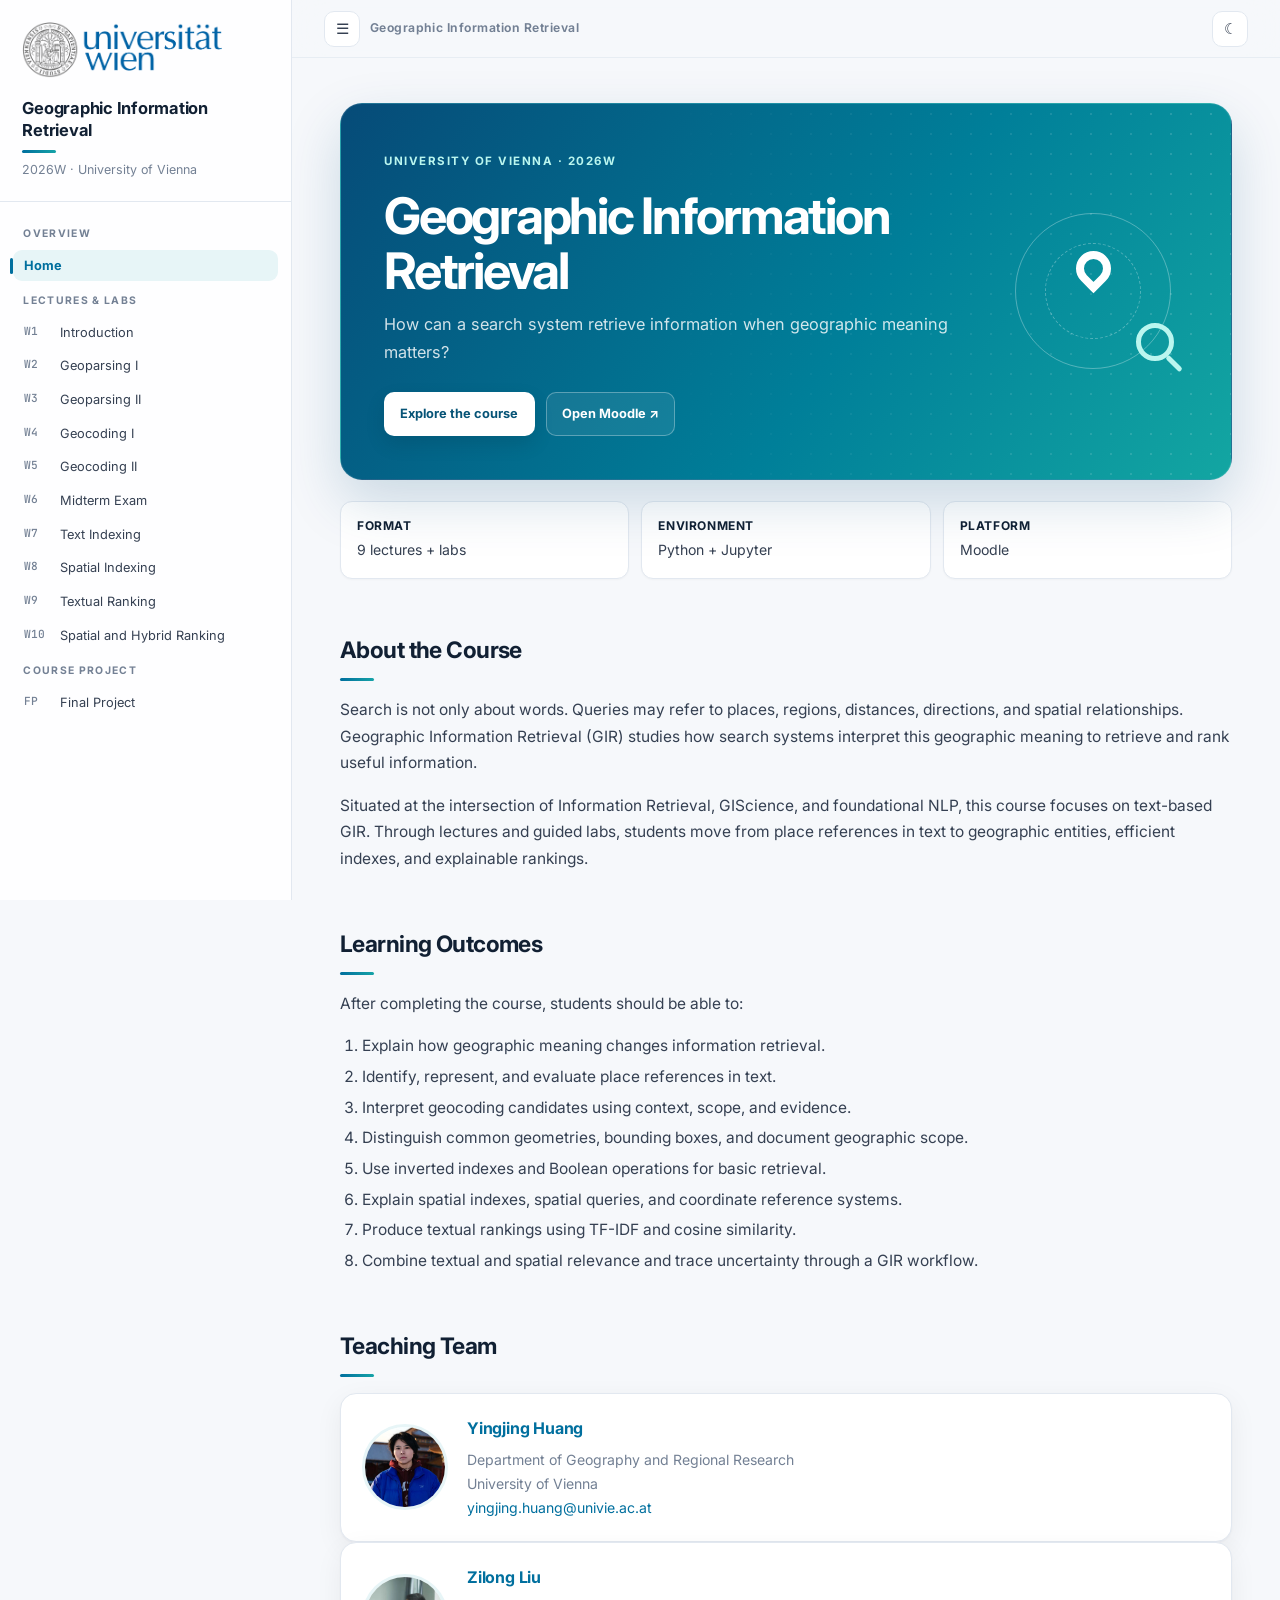
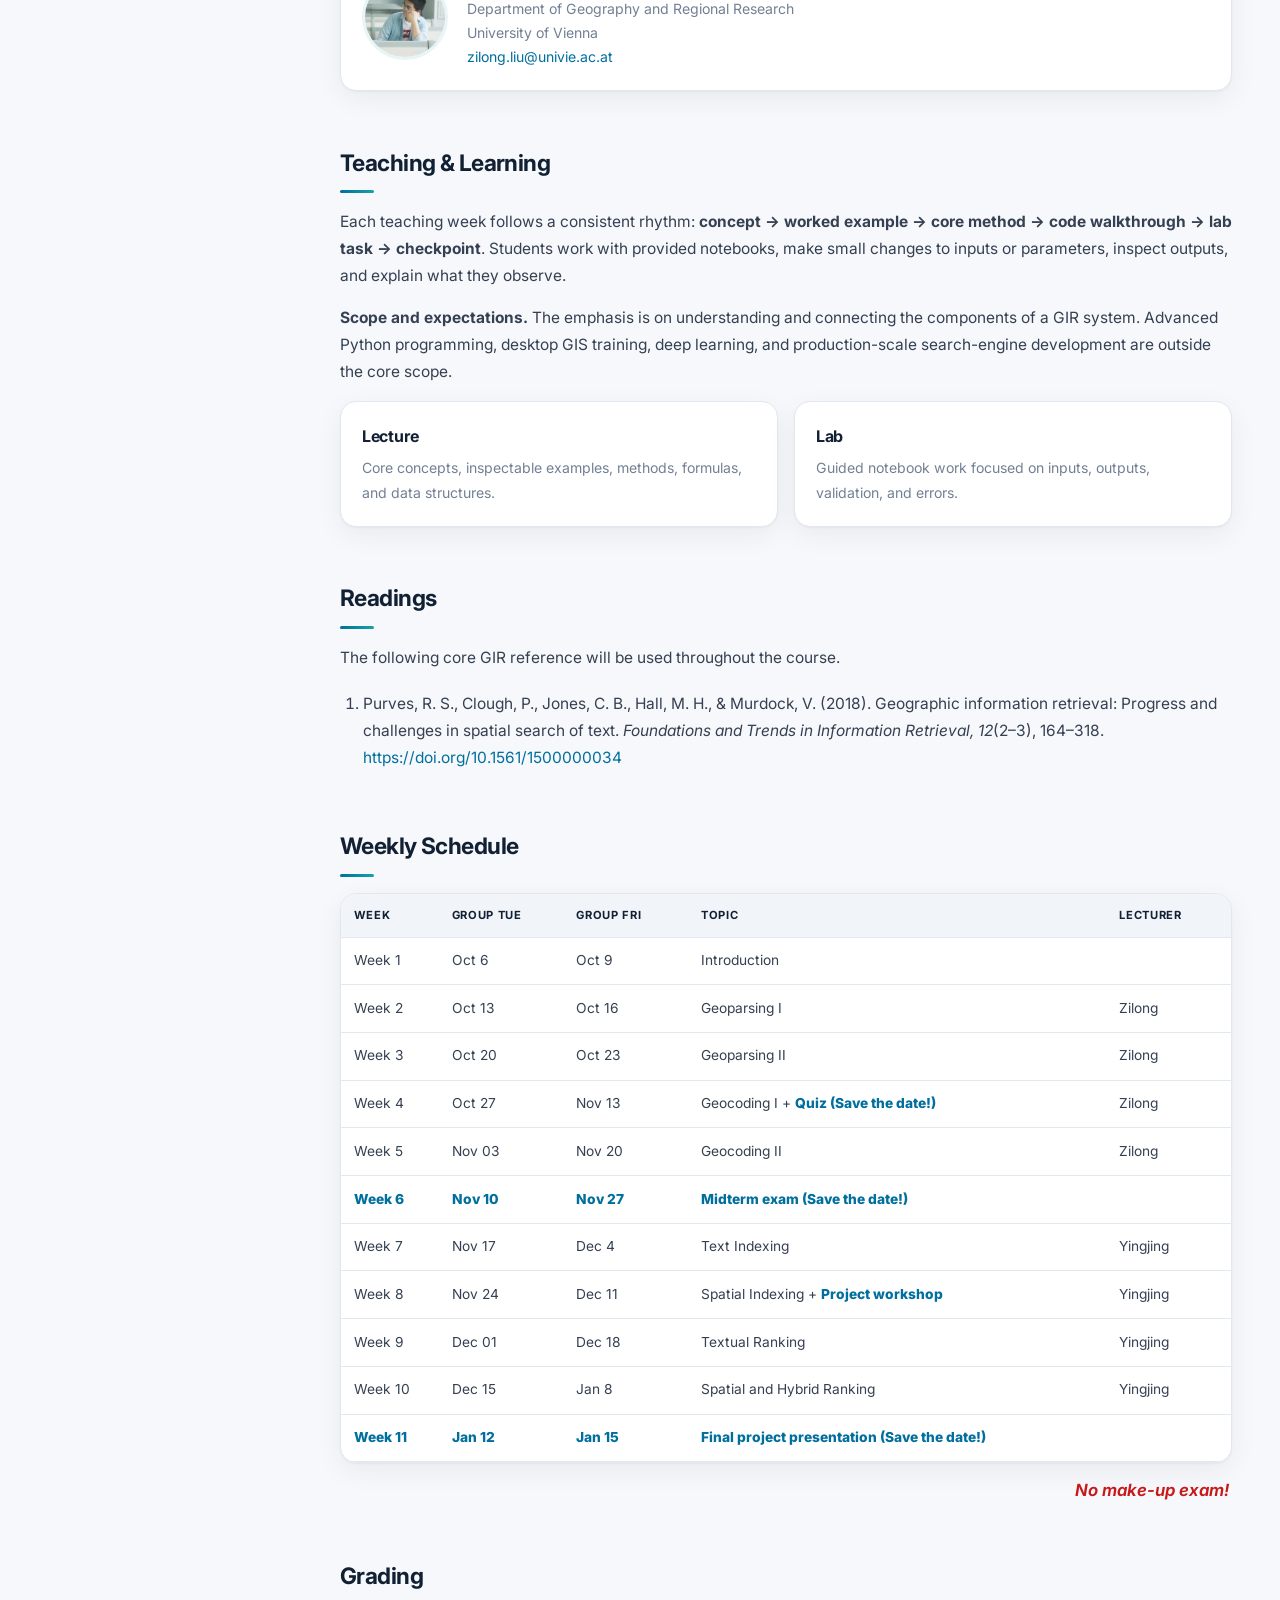
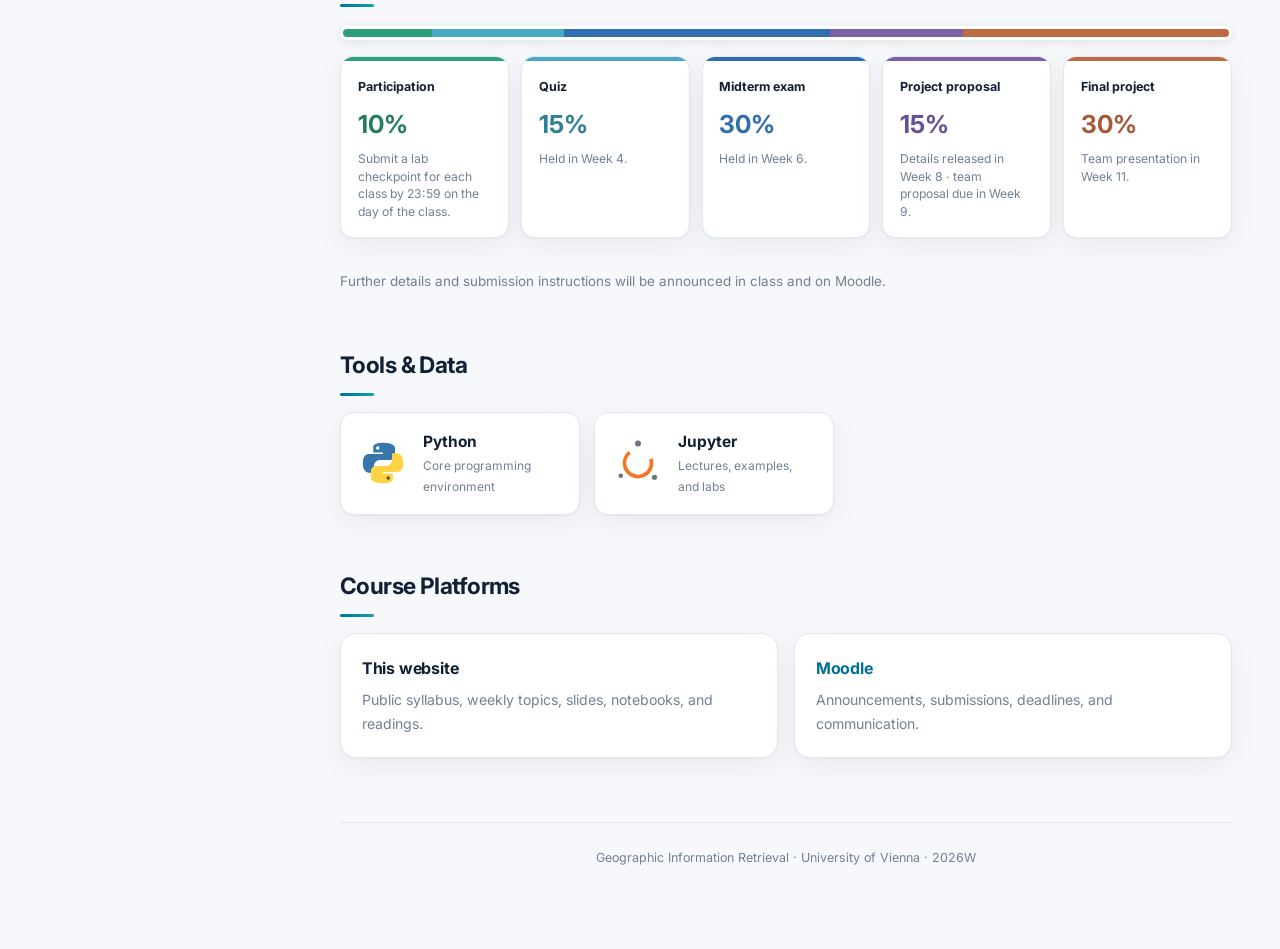
<file: index.html>
<!doctype html><html lang="en"><head><meta charset="utf-8"><meta name="viewport" content="width=device-width,initial-scale=1"><meta name="description" content="Geographic Information Retrieval, University of Vienna, Winter Semester 2026"><title>Geographic Information Retrieval · 2026W</title><link rel="stylesheet" href="style.css"></head><body><main class="main"><div class="content">
<header class="hero hero-home"><div class="hero-copy"><span class="hero-eyebrow">University of Vienna · 2026W</span><h1>Geographic Information Retrieval</h1><p>How can a search system retrieve information when geographic meaning matters?</p><div class="hero-actions"><a class="button button-light" href="#schedule">Explore the course</a><a class="button button-ghost" href="https://moodle.univie.ac.at/" target="_blank" rel="noopener">Open Moodle ↗</a></div></div><div class="hero-visual" aria-hidden="true"><span class="orbit orbit-one"></span><span class="orbit orbit-two"></span><span class="map-pin"></span><span class="search-ring"></span></div></header>
<div class="quick-facts"><div class="fact"><strong>Format</strong><span>9 lectures + labs</span></div><div class="fact"><strong>Environment</strong><span>Python + Jupyter</span></div><div class="fact"><strong>Platform</strong><span>Moodle</span></div></div>
<h2>About the Course</h2><p>Search is not only about words. Queries may refer to places, regions, distances, directions, and spatial relationships. Geographic Information Retrieval (GIR) studies how search systems interpret this geographic meaning to retrieve and rank useful information.</p><p>Situated at the intersection of Information Retrieval, GIScience, and foundational NLP, this course focuses on text-based GIR. Through lectures and guided labs, students move from place references in text to geographic entities, efficient indexes, and explainable rankings.</p>
<h2>Learning Outcomes</h2><p>After completing the course, students should be able to:</p><ol><li>Explain how geographic meaning changes information retrieval.</li><li>Identify, represent, and evaluate place references in text.</li><li>Interpret geocoding candidates using context, scope, and evidence.</li><li>Distinguish common geometries, bounding boxes, and document geographic scope.</li><li>Use inverted indexes and Boolean operations for basic retrieval.</li><li>Explain spatial indexes, spatial queries, and coordinate reference systems.</li><li>Produce textual rankings using TF-IDF and cosine similarity.</li><li>Combine textual and spatial relevance and trace uncertainty through a GIR workflow.</li></ol>
<h2>Teaching Team</h2><div class="instructor-grid"><div class="instructor-card"><img src="img/Yingjing.jpg" alt="Yingjing Huang"><div><h3><a href="https://yingjinghuang.github.io/" target="_blank" rel="noopener">Yingjing Huang</a></h3><p>Department of Geography and Regional Research<br>University of Vienna<br><a href="mailto:yingjing.huang@univie.ac.at">yingjing.huang@univie.ac.at</a></p></div></div><div class="instructor-card"><img src="img/Zilong.jpg" alt="Zilong Liu"><div><h3><a href="https://zilongliu-geo.github.io/" target="_blank" rel="noopener">Zilong Liu</a></h3><p>Department of Geography and Regional Research<br>University of Vienna<br><a href="mailto:zilong.liu@univie.ac.at">zilong.liu@univie.ac.at</a></p></div></div></div>
<h2>Teaching &amp; Learning</h2><p>Each teaching week follows a consistent rhythm: <strong>concept → worked example → core method → code walkthrough → lab task → checkpoint</strong>. Students work with provided notebooks, make small changes to inputs or parameters, inspect outputs, and explain what they observe.</p><p><strong>Scope and expectations.</strong> The emphasis is on understanding and connecting the components of a GIR system. Advanced Python programming, desktop GIS training, deep learning, and production-scale search-engine development are outside the core scope.</p><div class="card-grid"><article class="card"><h3>Lecture</h3><p>Core concepts, inspectable examples, methods, formulas, and data structures.</p></article><article class="card"><h3>Lab</h3><p>Guided notebook work focused on inputs, outputs, validation, and errors.</p></article></div>
<h2>Readings</h2><p>The following core GIR reference will be used throughout the course.</p><ol class="reading-list"><li>Purves, R. S., Clough, P., Jones, C. B., Hall, M. H., &amp; Murdock, V. (2018). Geographic information retrieval: Progress and challenges in spatial search of text. <em>Foundations and Trends in Information Retrieval, 12</em>(2–3), 164–318. <a href="https://doi.org/10.1561/1500000034" target="_blank" rel="noopener">https://doi.org/10.1561/1500000034</a></li></ol><h2 id="schedule">Weekly Schedule</h2><div class="schedule-wrap"><table><thead><tr><th>Week</th><th>Group Tue</th><th>Group Fri</th><th>Topic</th><th>Lecturer</th></tr></thead><tbody id="scheduleBody"></tbody></table></div><p class="no-makeup">No make-up exam!</p>
<h2>Grading</h2><div class="grading-bar"><span class="bar-participation"></span><span class="bar-quiz"></span><span class="bar-midterm"></span><span class="bar-proposal"></span><span class="bar-final-project"></span></div><div class="assessment-grid"><article class="grade-card participation-card"><span class="grade-label">Participation</span><strong>10%</strong><p>Submit a lab checkpoint for each class by 23:59 on the day of the class.</p></article><article class="grade-card quiz-card"><span class="grade-label">Quiz</span><strong>15%</strong><p>Held in Week 4.</p></article><article class="grade-card midterm-card"><span class="grade-label">Midterm exam</span><strong>30%</strong><p>Held in Week 6.</p></article><article class="grade-card proposal-card"><span class="grade-label">Project proposal</span><strong>15%</strong><p>Details released in Week 8 · team proposal due in Week 9.</p></article><article class="grade-card final-project-card"><span class="grade-label">Final project</span><strong>30%</strong><p>Team presentation in Week 11.</p></article></div><p class="grading-note">Further details and submission instructions will be announced in class and on Moodle.</p>
<h2>Tools &amp; Data</h2><div class="tool-grid"><div class="tool-card"><svg class="tool-icon python-icon" viewBox="0 0 64 64"><path d="M31 5c-13 0-12 6-12 6v7h13v2H14S5 19 5 32s8 13 8 13h7v-9s0-8 8-8h13s7 0 7-7v-9s1-7-17-7Z"></path><circle cx="25" cy="12" r="2.3"></circle><path d="M33 59c13 0 12-6 12-6v-7H32v-2h18s9 1 9-12-8-13-8-13h-7v9s0 8-8 8H23s-7 0-7 7v9s-1 7 17 7Z"></path><circle cx="39" cy="52" r="2.3"></circle></svg><div><strong>Python</strong><span>Core programming environment</span></div></div><div class="tool-card"><svg class="tool-icon jupyter-icon" viewBox="0 0 64 64"><circle cx="32" cy="32" r="18"></circle><circle cx="32" cy="6" r="4"></circle><circle cx="9" cy="49" r="3"></circle><circle cx="54" cy="51" r="3.5"></circle></svg><div><strong>Jupyter</strong><span>Lectures, examples, and labs</span></div></div></div>
<h2>Course Platforms</h2><div class="card-grid"><article class="card"><h3>This website</h3><p>Public syllabus, weekly topics, slides, notebooks, and readings.</p></article><article class="card"><h3><a href="https://moodle.univie.ac.at/" target="_blank" rel="noopener">Moodle</a></h3><p>Announcements, submissions, deadlines, and communication.</p></article></div><footer class="footer"></footer></div></main><script src="script.js"></script></body></html>
</file>
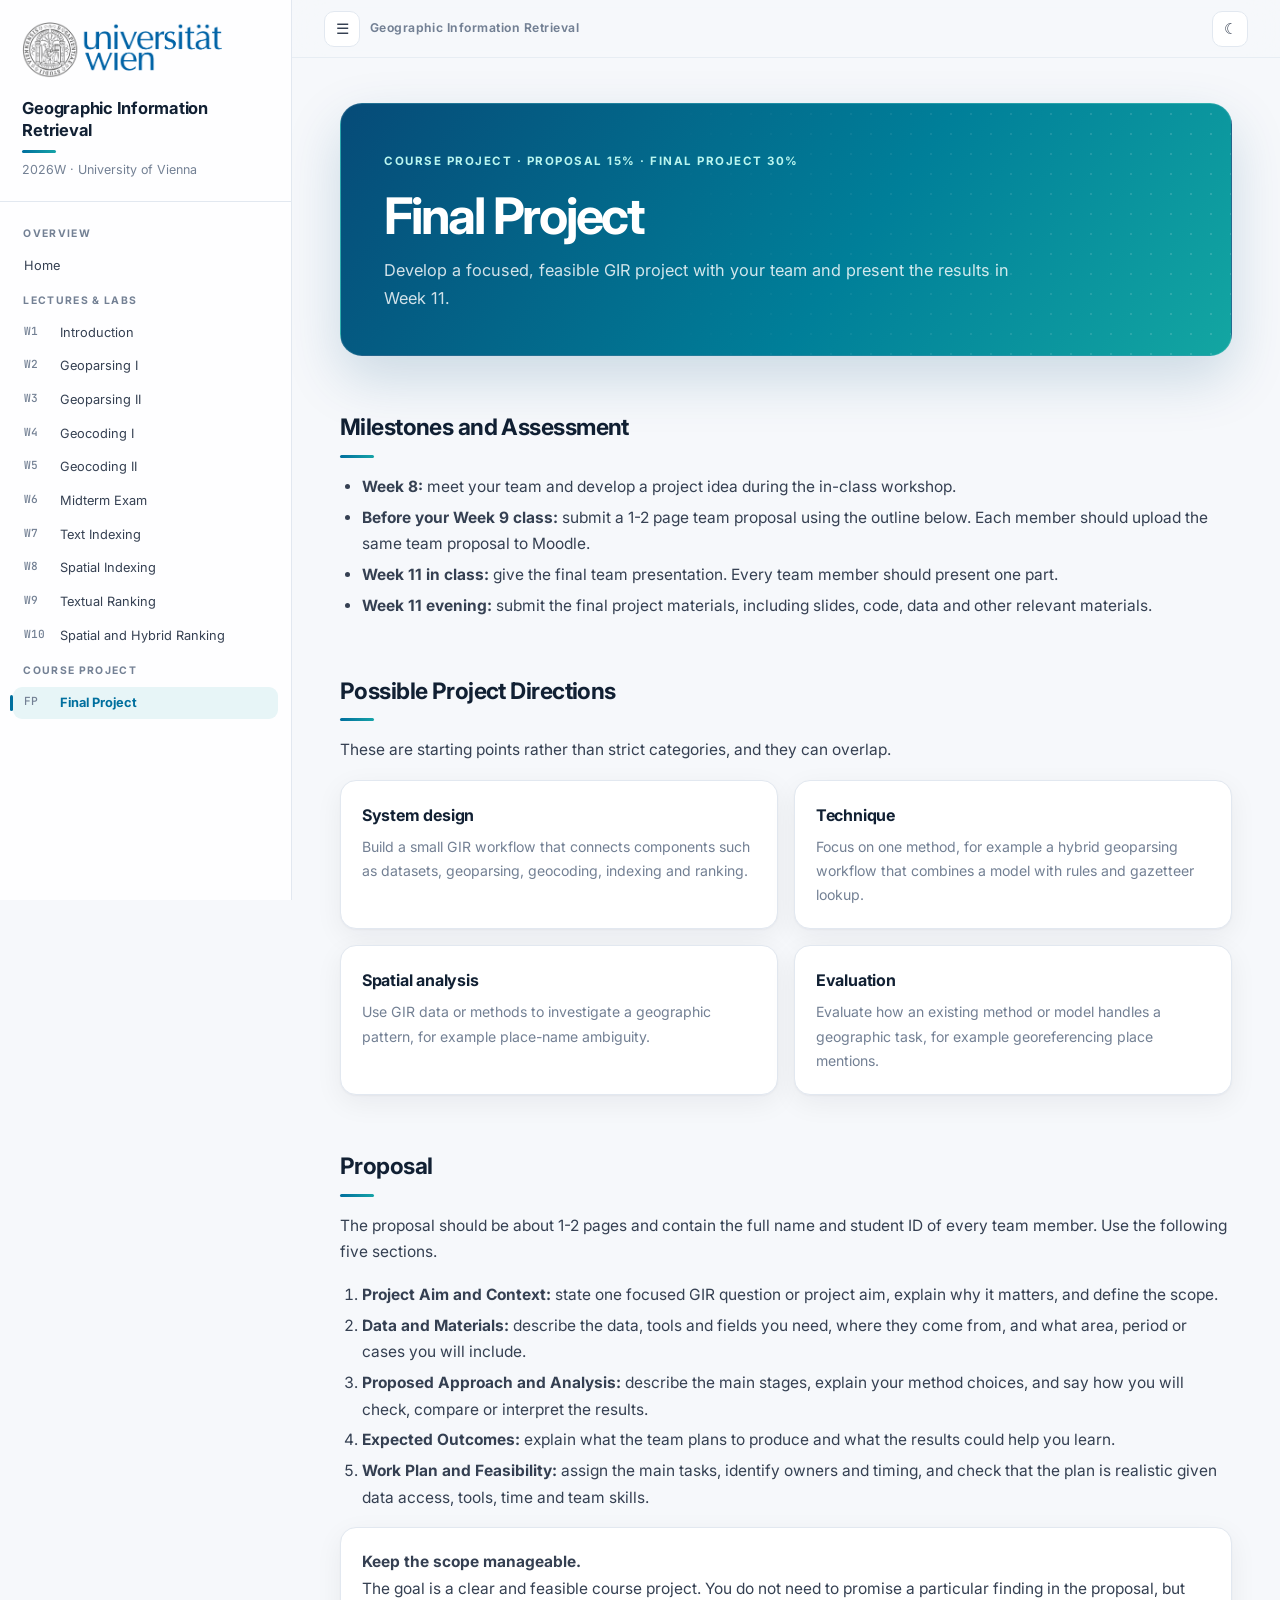
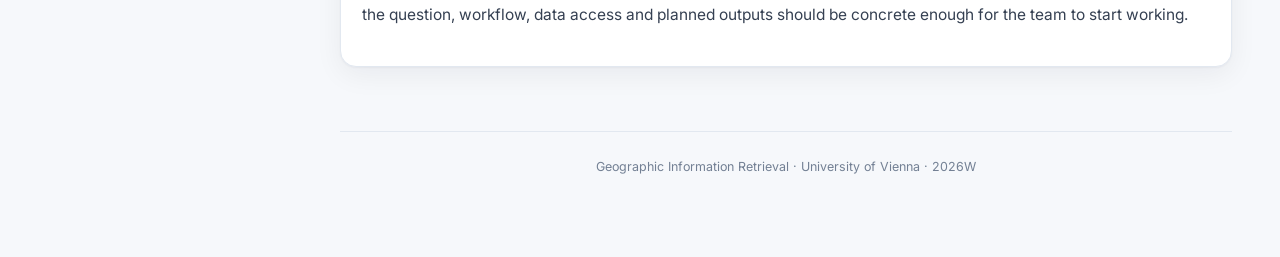
<file: final-project.html>
<!doctype html>
<html lang="en">
<head>
  <meta charset="utf-8">
  <meta name="viewport" content="width=device-width,initial-scale=1">
  <meta name="description" content="Final project and proposal requirements for Geographic Information Retrieval, University of Vienna, 2026W.">
  <title>Final Project &middot; GIR 2026W</title>
  <link rel="stylesheet" href="style.css">
</head>
<body data-page="final-project">
  <main class="main">
    <div class="content">
      <header class="hero">
        <span class="eyebrow">Course Project &middot; Proposal 15% &middot; Final Project 30%</span>
        <h1>Final Project</h1>
        <p>Develop a focused, feasible GIR project with your team and present the results in Week 11.</p>
      </header>

      <h2>Milestones and Assessment</h2>
      <ul>
        <li><strong>Week 8:</strong> meet your team and develop a project idea during the in-class workshop.</li>
        <li><strong>Before your Week 9 class:</strong> submit a 1-2 page team proposal using the outline below. Each member should upload the same team proposal to Moodle.</li>
        <li><strong>Week 11 in class:</strong> give the final team presentation. Every team member should present one part.</li>
        <li><strong>Week 11 evening:</strong> submit the final project materials, including slides, code, data and other relevant materials.</li>
      </ul>

      <h2>Possible Project Directions</h2>
      <p>These are starting points rather than strict categories, and they can overlap.</p>
      <div class="card-grid">
        <article class="card"><h3>System design</h3><p>Build a small GIR workflow that connects components such as datasets, geoparsing, geocoding, indexing and ranking.</p></article>
        <article class="card"><h3>Technique</h3><p>Focus on one method, for example a hybrid geoparsing workflow that combines a model with rules and gazetteer lookup.</p></article>
        <article class="card"><h3>Spatial analysis</h3><p>Use GIR data or methods to investigate a geographic pattern, for example place-name ambiguity.</p></article>
        <article class="card"><h3>Evaluation</h3><p>Evaluate how an existing method or model handles a geographic task, for example georeferencing place mentions.</p></article>
      </div>

      <h2>Proposal</h2>
      <p>The proposal should be about 1-2 pages and contain the full name and student ID of every team member. Use the following five sections.</p>
      <ol>
        <li><strong>Project Aim and Context:</strong> state one focused GIR question or project aim, explain why it matters, and define the scope.</li>
        <li><strong>Data and Materials:</strong> describe the data, tools and fields you need, where they come from, and what area, period or cases you will include.</li>
        <li><strong>Proposed Approach and Analysis:</strong> describe the main stages, explain your method choices, and say how you will check, compare or interpret the results.</li>
        <li><strong>Expected Outcomes:</strong> explain what the team plans to produce and what the results could help you learn.</li>
        <li><strong>Work Plan and Feasibility:</strong> assign the main tasks, identify owners and timing, and check that the plan is realistic given data access, tools, time and team skills.</li>
      </ol>

      <div class="callout">
        <strong>Keep the scope manageable.</strong>
        <p>The goal is a clear and feasible course project. You do not need to promise a particular finding in the proposal, but the question, workflow, data access and planned outputs should be concrete enough for the team to start working.</p>
      </div>

      <footer class="footer">Geographic Information Retrieval &middot; University of Vienna &middot; 2026W</footer>
    </div>
  </main>
  <script src="script.js"></script>
</body>
</html>
</file>
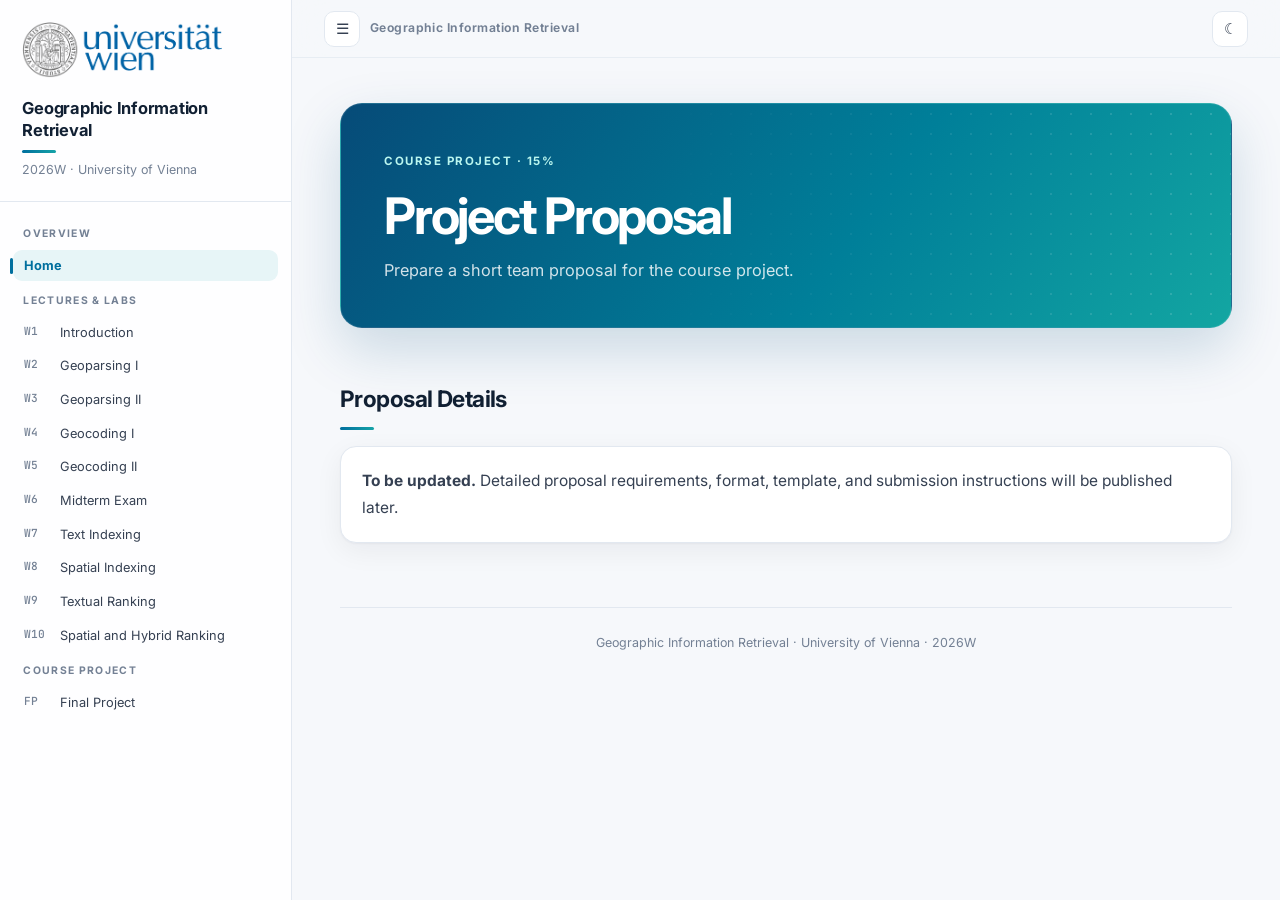
<file: project-proposal.html>
<!doctype html><html lang="en"><head><meta charset="utf-8"><meta name="viewport" content="width=device-width,initial-scale=1"><meta name="description" content="Project Proposal · Geographic Information Retrieval · University of Vienna"><title>Project Proposal · GIR 2026W</title><link rel="stylesheet" href="style.css"></head><body data-page="project-proposal"><main class="main"><div class="content">
<header class="hero"><span class="eyebrow">Course Project · 15%</span><h1>Project Proposal</h1><p>Prepare a short team proposal for the course project.</p></header>

<h2>Proposal Details</h2>
<div class="callout"><strong>To be updated.</strong> Detailed proposal requirements, format, template, and submission instructions will be published later.</div>

<footer class="footer"></footer></div></main><script src="script.js"></script></body></html>
</file>
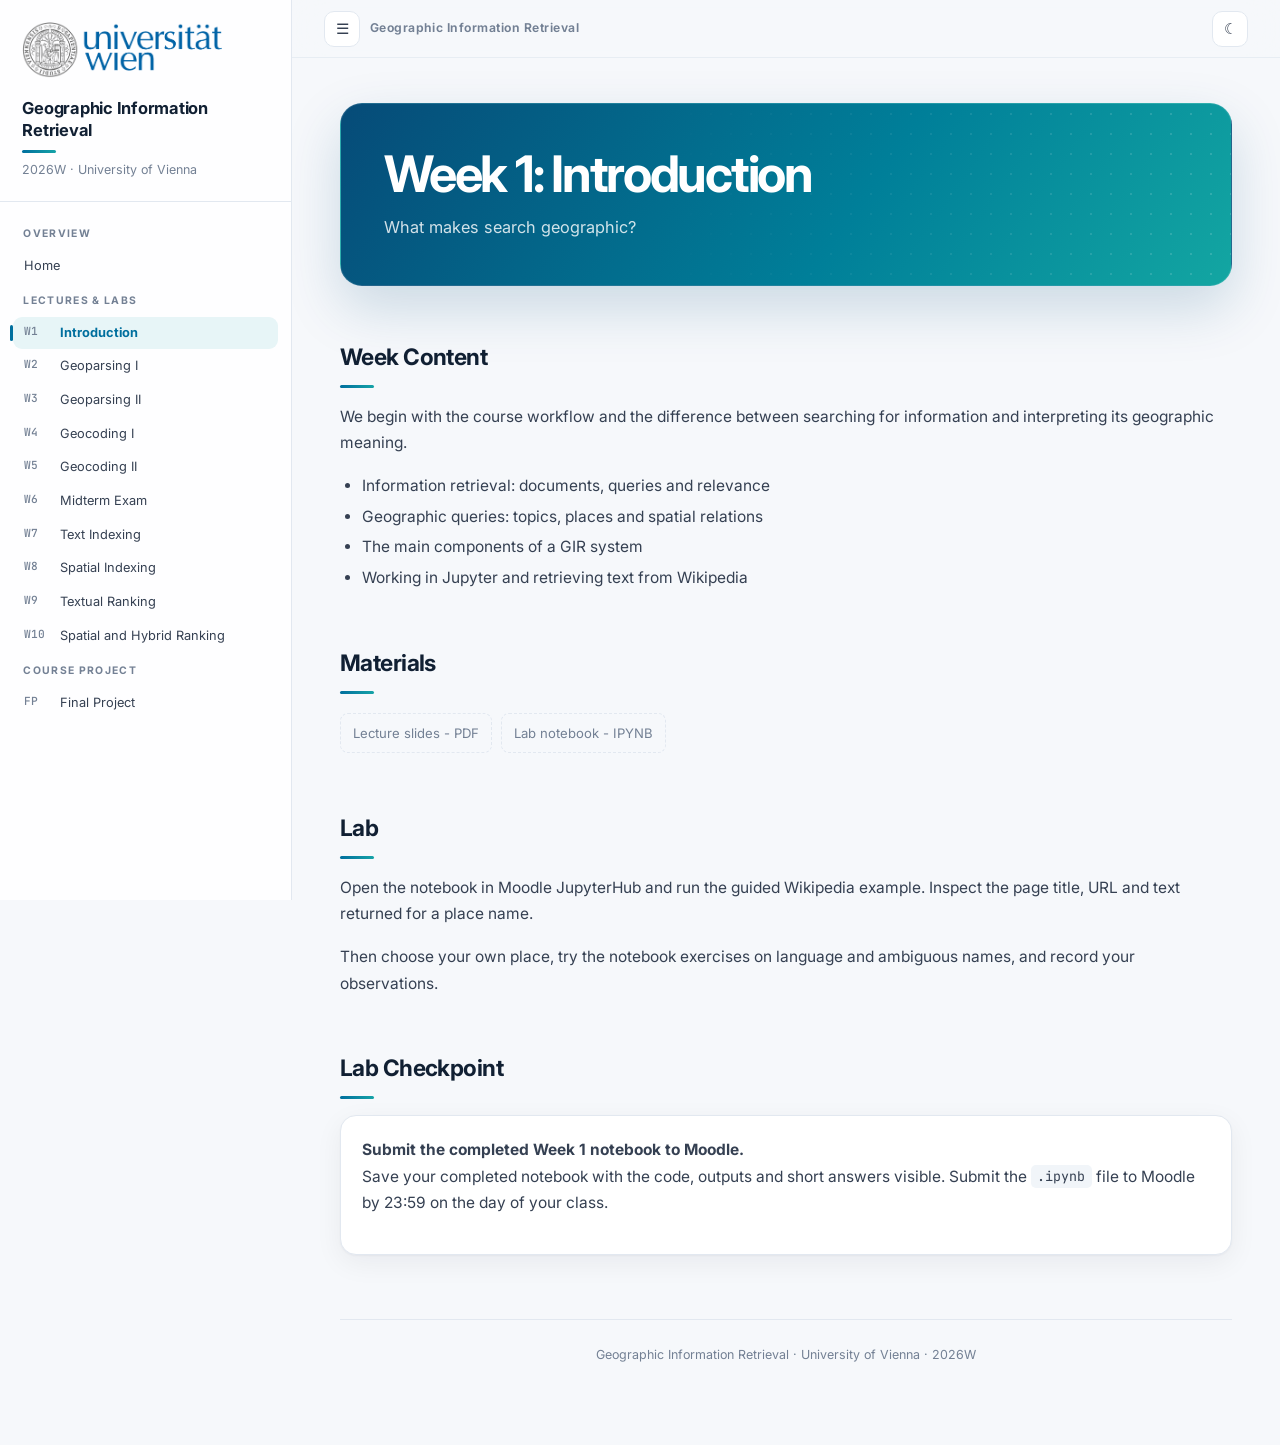
<file: week1.html>
<!doctype html>
<html lang="en">
<head>
  <meta charset="utf-8">
  <meta name="viewport" content="width=device-width,initial-scale=1">
  <meta name="description" content="We begin with the course workflow and the difference between searching for information and interpreting its geographic meaning.">
  <title>Week 1: Introduction &middot; GIR 2026W</title>
  <link rel="stylesheet" href="style.css">
</head>
<body data-week="1">
  <main class="main">
    <div class="content">
      <header class="hero">
        <h1>Week 1: Introduction</h1>
        <p>What makes search geographic?</p>
      </header>

      <h2>Week Content</h2>
      <p>We begin with the course workflow and the difference between searching for information and interpreting its geographic meaning.</p>
      <ul>
        <li>Information retrieval: documents, queries and relevance</li>
        <li>Geographic queries: topics, places and spatial relations</li>
        <li>The main components of a GIR system</li>
        <li>Working in Jupyter and retrieving text from Wikipedia</li>
      </ul>

      <h2>Materials</h2>
      <div>
        <a class="resource" href="slides/Lecture%201%20-%20Introduction%20-%20GIR%20-%202026.pdf">Lecture slides - PDF</a>
        <a class="resource" href="code/week1/Week1_wikipedia.ipynb" download="Week1_wikipedia.ipynb">Lab notebook - IPYNB</a>
      </div>

      <h2>Lab</h2>
      <p>Open the notebook in Moodle JupyterHub and run the guided Wikipedia example. Inspect the page title, URL and text returned for a place name.</p>
      <p>Then choose your own place, try the notebook exercises on language and ambiguous names, and record your observations.</p>

      <h2>Lab Checkpoint</h2>
      <div class="callout">
        <strong>Submit the completed Week 1 notebook to Moodle.</strong>
        <p>Save your completed notebook with the code, outputs and short answers visible. Submit the <code>.ipynb</code> file to Moodle by 23:59 on the day of your class.</p>
      </div>

      <footer class="footer">Geographic Information Retrieval &middot; University of Vienna &middot; 2026W</footer>
    </div>
  </main>
  <script src="script.js"></script>
</body>
</html>
</file>
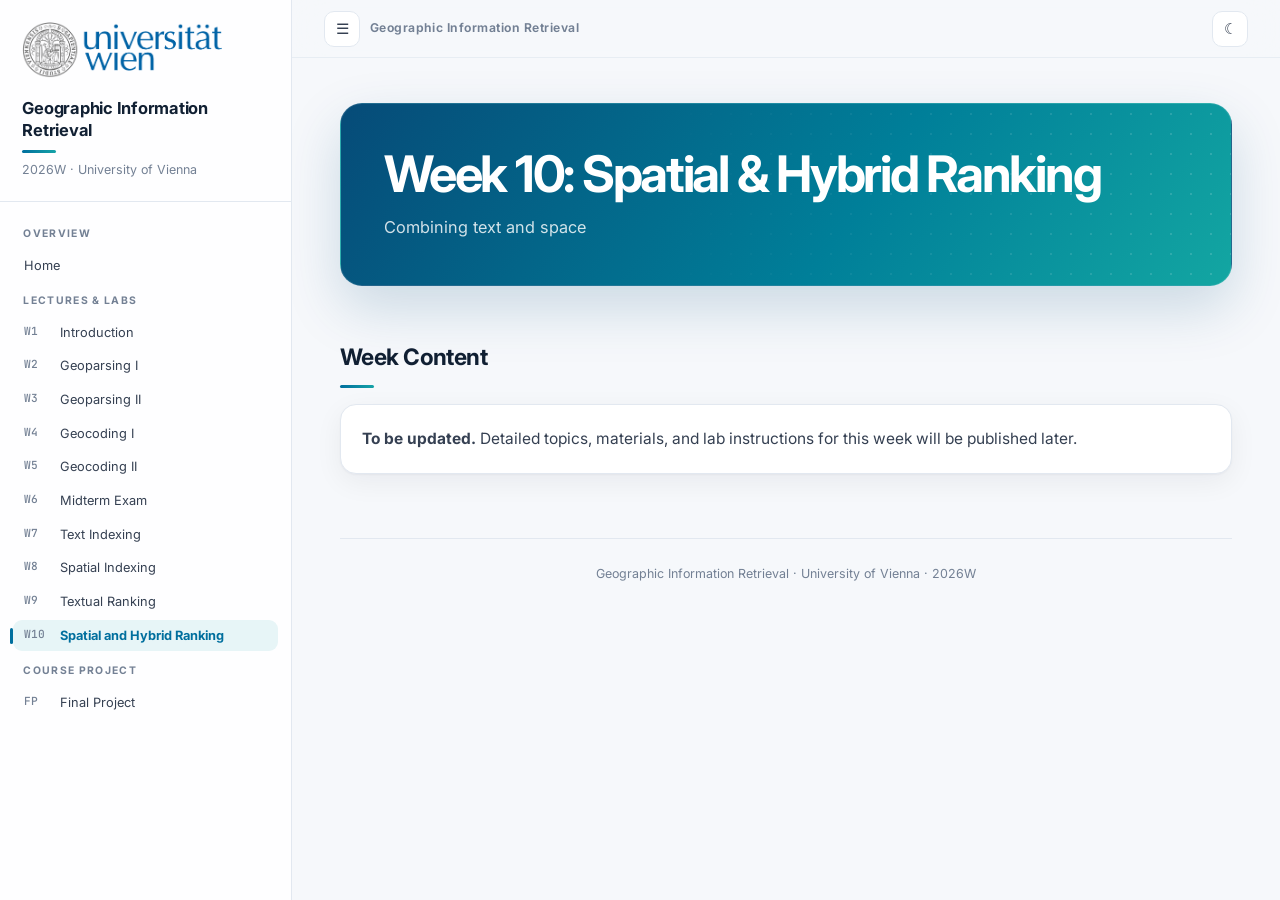
<file: week10.html>
<!doctype html><html lang="en"><head><meta charset="utf-8"><meta name="viewport" content="width=device-width,initial-scale=1"><title>Week 10 · GIR 2026W</title><link rel="stylesheet" href="style.css"></head><body data-week="10"><main class="main"><div class="content"><header class="hero"><h1>Week 10: Spatial &amp; Hybrid Ranking</h1><p>Combining text and space</p></header><h2>Week Content</h2><div class="callout"><strong>To be updated.</strong> Detailed topics, materials, and lab instructions for this week will be published later.</div><footer class="footer"></footer></div></main><script src="script.js"></script></body></html>
</file>
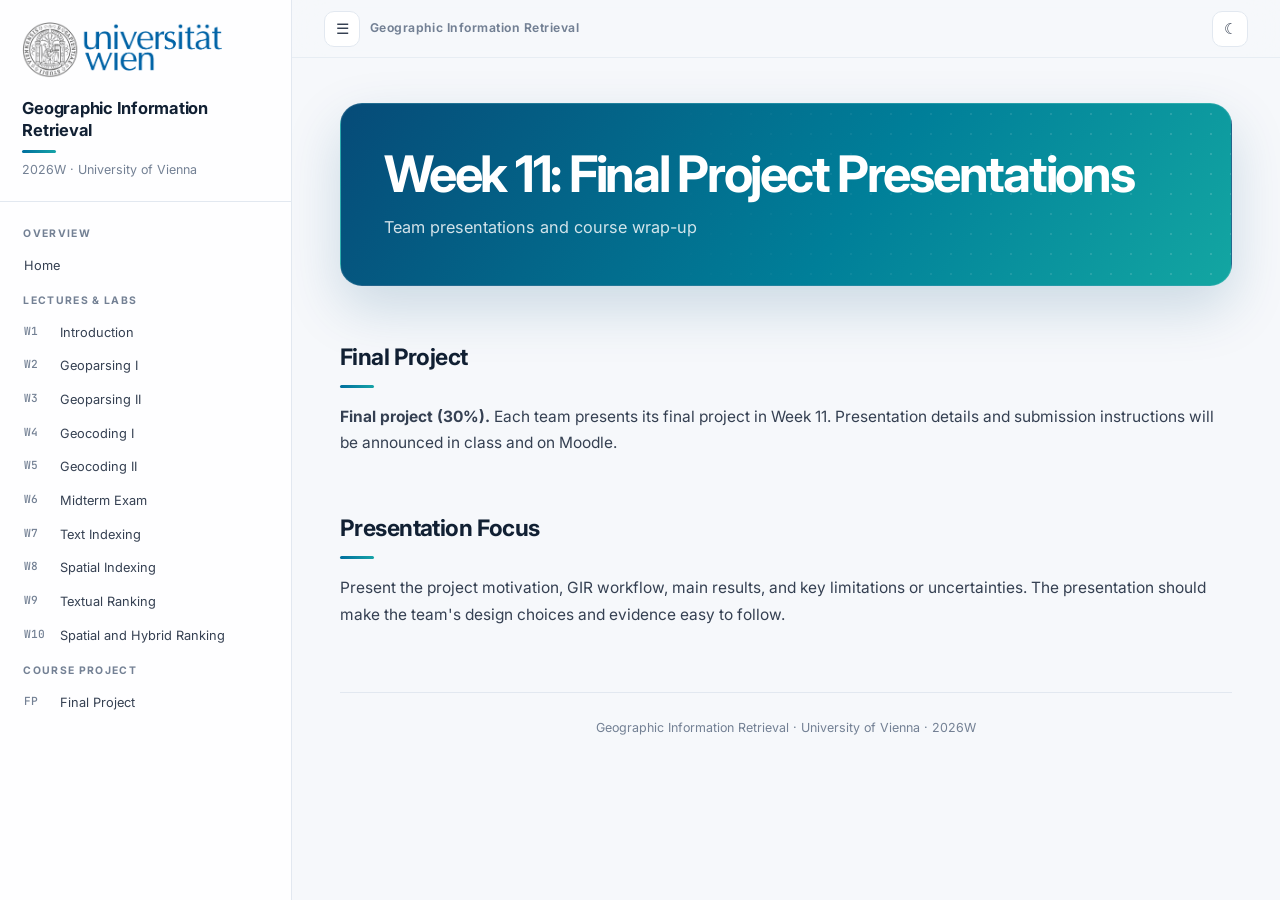
<file: week11.html>
<!doctype html><html lang="en"><head><meta charset="utf-8"><meta name="viewport" content="width=device-width,initial-scale=1"><title>Week 11 · GIR 2026W</title><link rel="stylesheet" href="style.css"></head><body data-week="11"><main class="main"><div class="content"><header class="hero"><h1>Week 11: Final Project Presentations</h1><p>Team presentations and course wrap-up</p></header><h2>Final Project</h2><div class="notice"><strong>Final project (30%).</strong> Each team presents its final project in Week 11. Presentation details and submission instructions will be announced in class and on Moodle.</div><h2>Presentation Focus</h2><p>Present the project motivation, GIR workflow, main results, and key limitations or uncertainties. The presentation should make the team's design choices and evidence easy to follow.</p><footer class="footer"></footer></div></main><script src="script.js"></script></body></html>
</file>
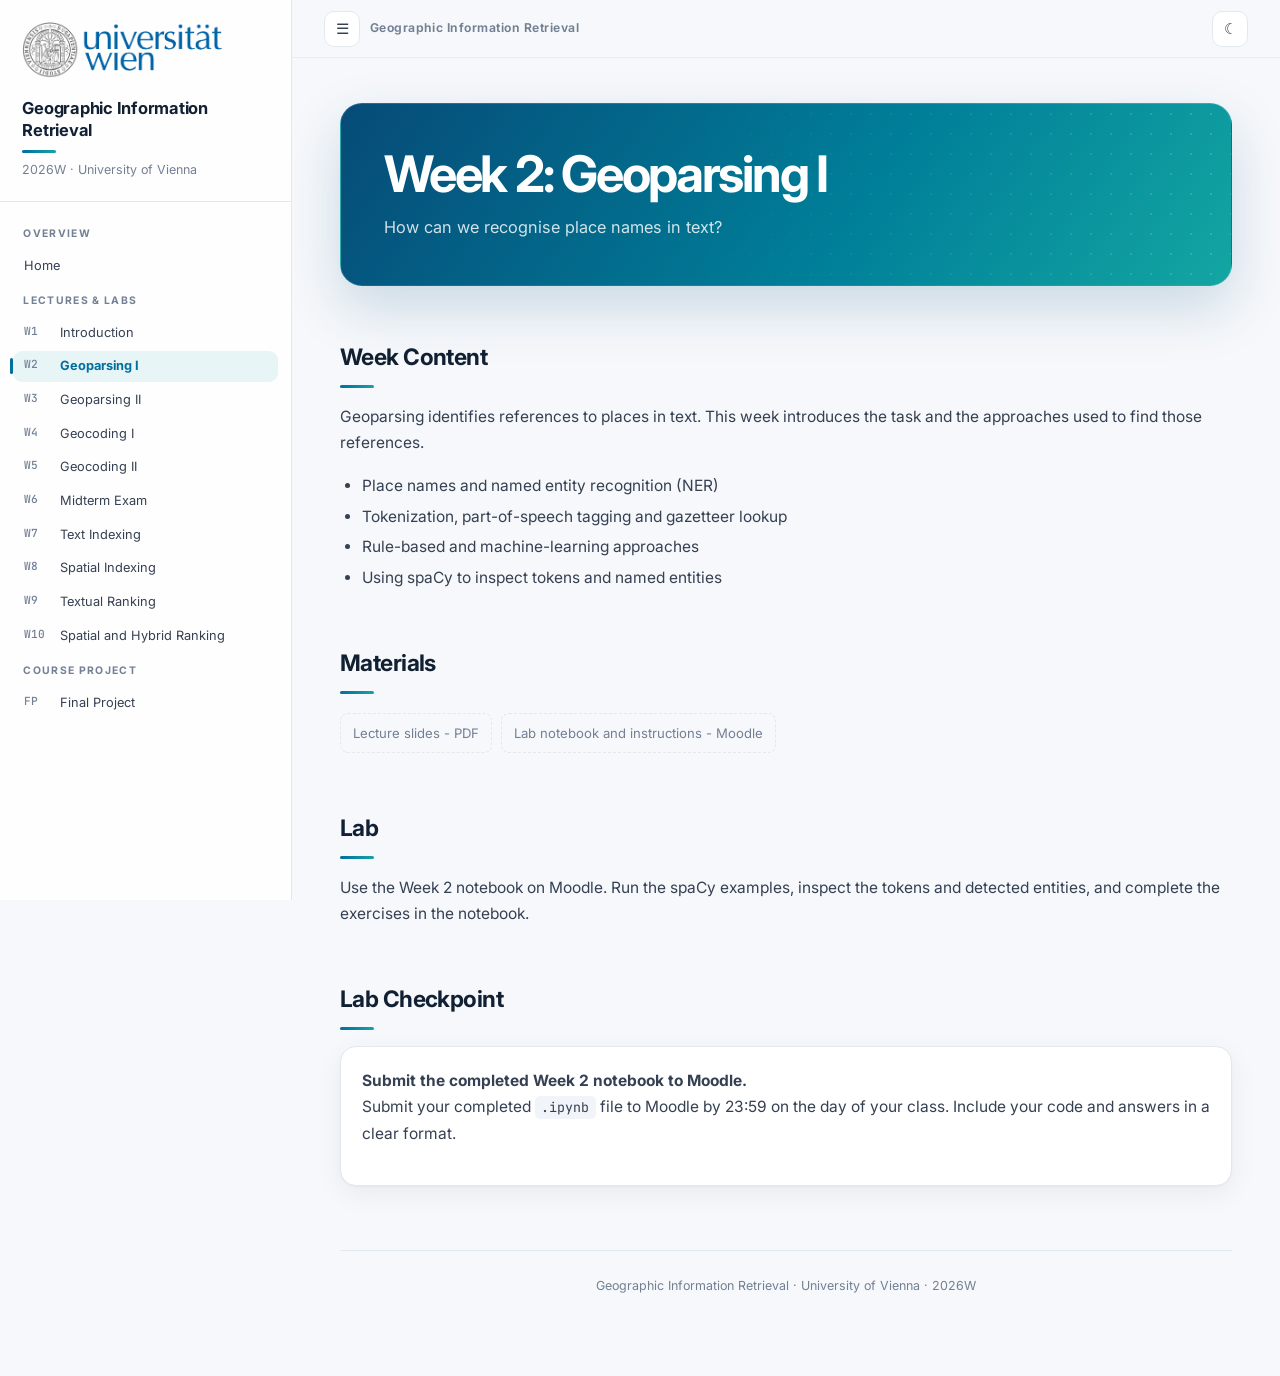
<file: week2.html>
<!doctype html>
<html lang="en">
<head>
  <meta charset="utf-8">
  <meta name="viewport" content="width=device-width,initial-scale=1">
  <meta name="description" content="Geoparsing identifies references to places in text. This week introduces the task and the approaches used to find those references.">
  <title>Week 2: Geoparsing I &middot; GIR 2026W</title>
  <link rel="stylesheet" href="style.css">
</head>
<body data-week="2">
  <main class="main">
    <div class="content">
      <header class="hero">
        <h1>Week 2: Geoparsing I</h1>
        <p>How can we recognise place names in text?</p>
      </header>

      <h2>Week Content</h2>
      <p>Geoparsing identifies references to places in text. This week introduces the task and the approaches used to find those references.</p>
      <ul>
        <li>Place names and named entity recognition (NER)</li>
        <li>Tokenization, part-of-speech tagging and gazetteer lookup</li>
        <li>Rule-based and machine-learning approaches</li>
        <li>Using spaCy to inspect tokens and named entities</li>
      </ul>

      <h2>Materials</h2>
      <div>
        <a class="resource" href="slides/Lecture%202%20-%20Geoparsing%20I%20-%20GIR%20-%202026.pdf">Lecture slides - PDF</a>
        <a class="resource" href="https://moodle.univie.ac.at/" target="_blank" rel="noopener">Lab notebook and instructions - Moodle</a>
      </div>

      <h2>Lab</h2>
      <p>Use the Week 2 notebook on Moodle. Run the spaCy examples, inspect the tokens and detected entities, and complete the exercises in the notebook.</p>

      <h2>Lab Checkpoint</h2>
      <div class="callout">
        <strong>Submit the completed Week 2 notebook to Moodle.</strong>
        <p>Submit your completed <code>.ipynb</code> file to Moodle by 23:59 on the day of your class. Include your code and answers in a clear format.</p>
      </div>

      <footer class="footer">Geographic Information Retrieval &middot; University of Vienna &middot; 2026W</footer>
    </div>
  </main>
  <script src="script.js"></script>
</body>
</html>
</file>
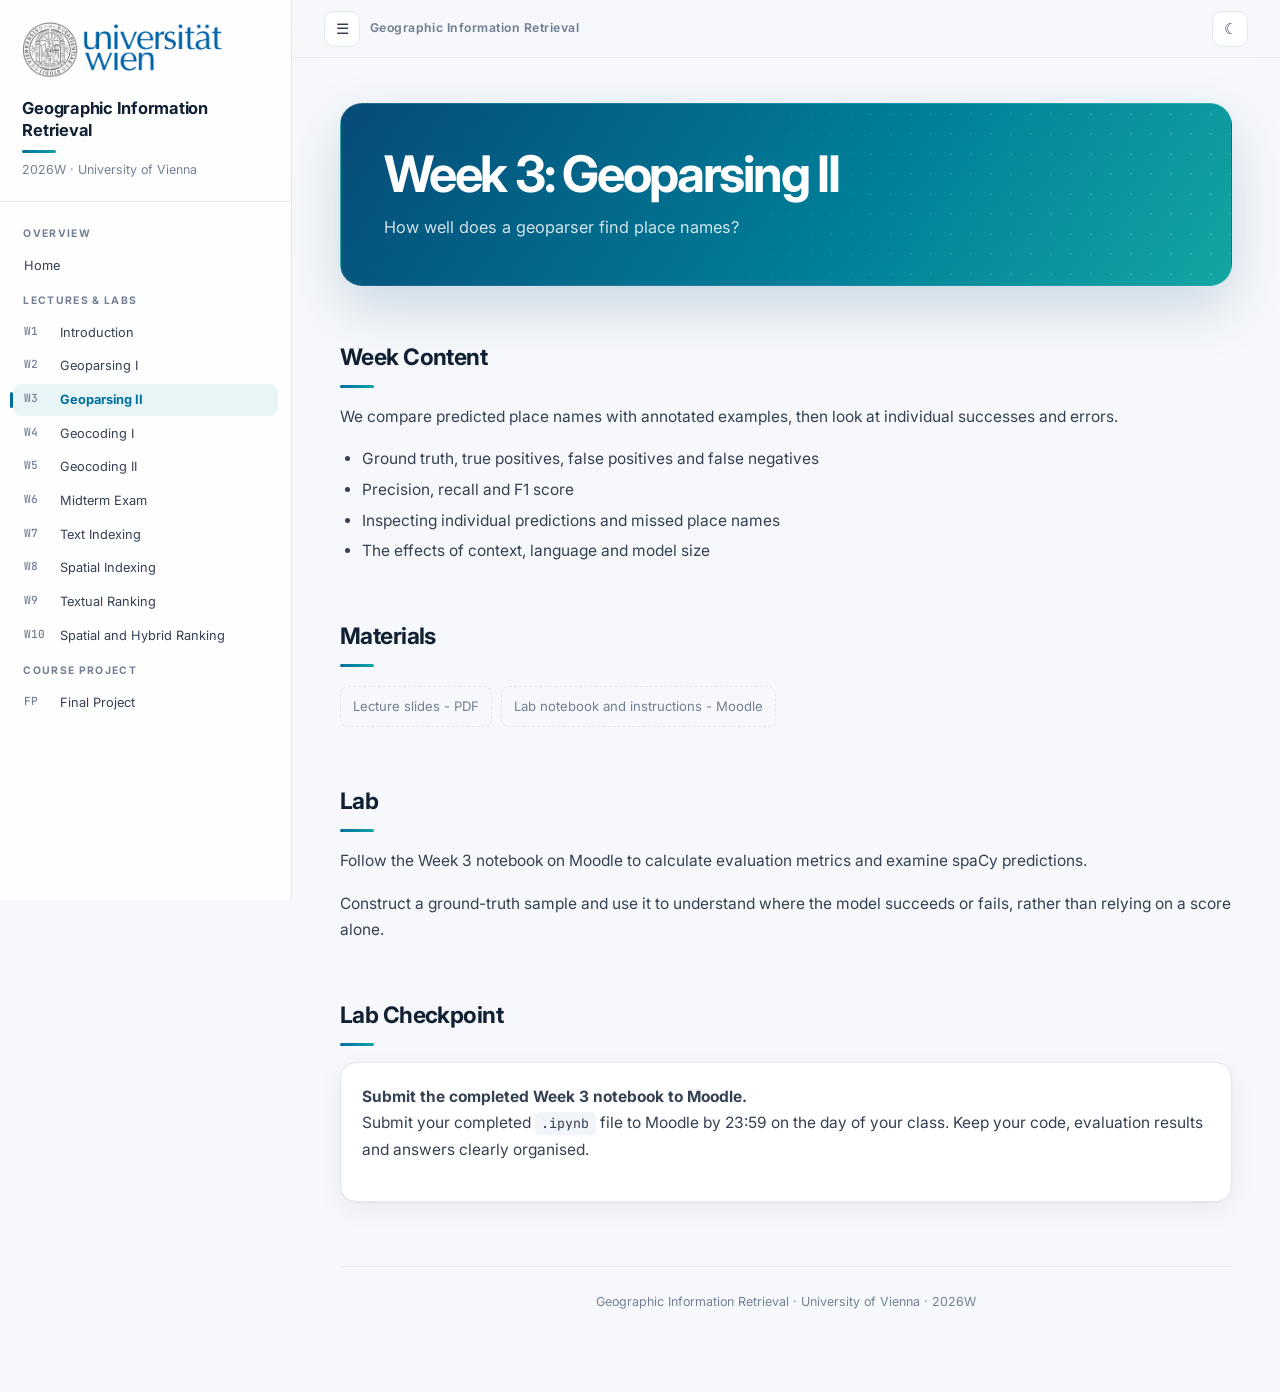
<file: week3.html>
<!doctype html>
<html lang="en">
<head>
  <meta charset="utf-8">
  <meta name="viewport" content="width=device-width,initial-scale=1">
  <meta name="description" content="We compare predicted place names with annotated examples, then look at individual successes and errors.">
  <title>Week 3: Geoparsing II &middot; GIR 2026W</title>
  <link rel="stylesheet" href="style.css">
</head>
<body data-week="3">
  <main class="main">
    <div class="content">
      <header class="hero">
        <h1>Week 3: Geoparsing II</h1>
        <p>How well does a geoparser find place names?</p>
      </header>

      <h2>Week Content</h2>
      <p>We compare predicted place names with annotated examples, then look at individual successes and errors.</p>
      <ul>
        <li>Ground truth, true positives, false positives and false negatives</li>
        <li>Precision, recall and F1 score</li>
        <li>Inspecting individual predictions and missed place names</li>
        <li>The effects of context, language and model size</li>
      </ul>

      <h2>Materials</h2>
      <div>
        <a class="resource" href="slides/Lecture%203%20-%20Geoparsing%20II%20-%20GIR%20-%202026.pdf">Lecture slides - PDF</a>
        <a class="resource" href="https://moodle.univie.ac.at/" target="_blank" rel="noopener">Lab notebook and instructions - Moodle</a>
      </div>

      <h2>Lab</h2>
      <p>Follow the Week 3 notebook on Moodle to calculate evaluation metrics and examine spaCy predictions.</p>
      <p>Construct a ground-truth sample and use it to understand where the model succeeds or fails, rather than relying on a score alone.</p>

      <h2>Lab Checkpoint</h2>
      <div class="callout">
        <strong>Submit the completed Week 3 notebook to Moodle.</strong>
        <p>Submit your completed <code>.ipynb</code> file to Moodle by 23:59 on the day of your class. Keep your code, evaluation results and answers clearly organised.</p>
      </div>

      <footer class="footer">Geographic Information Retrieval &middot; University of Vienna &middot; 2026W</footer>
    </div>
  </main>
  <script src="script.js"></script>
</body>
</html>
</file>
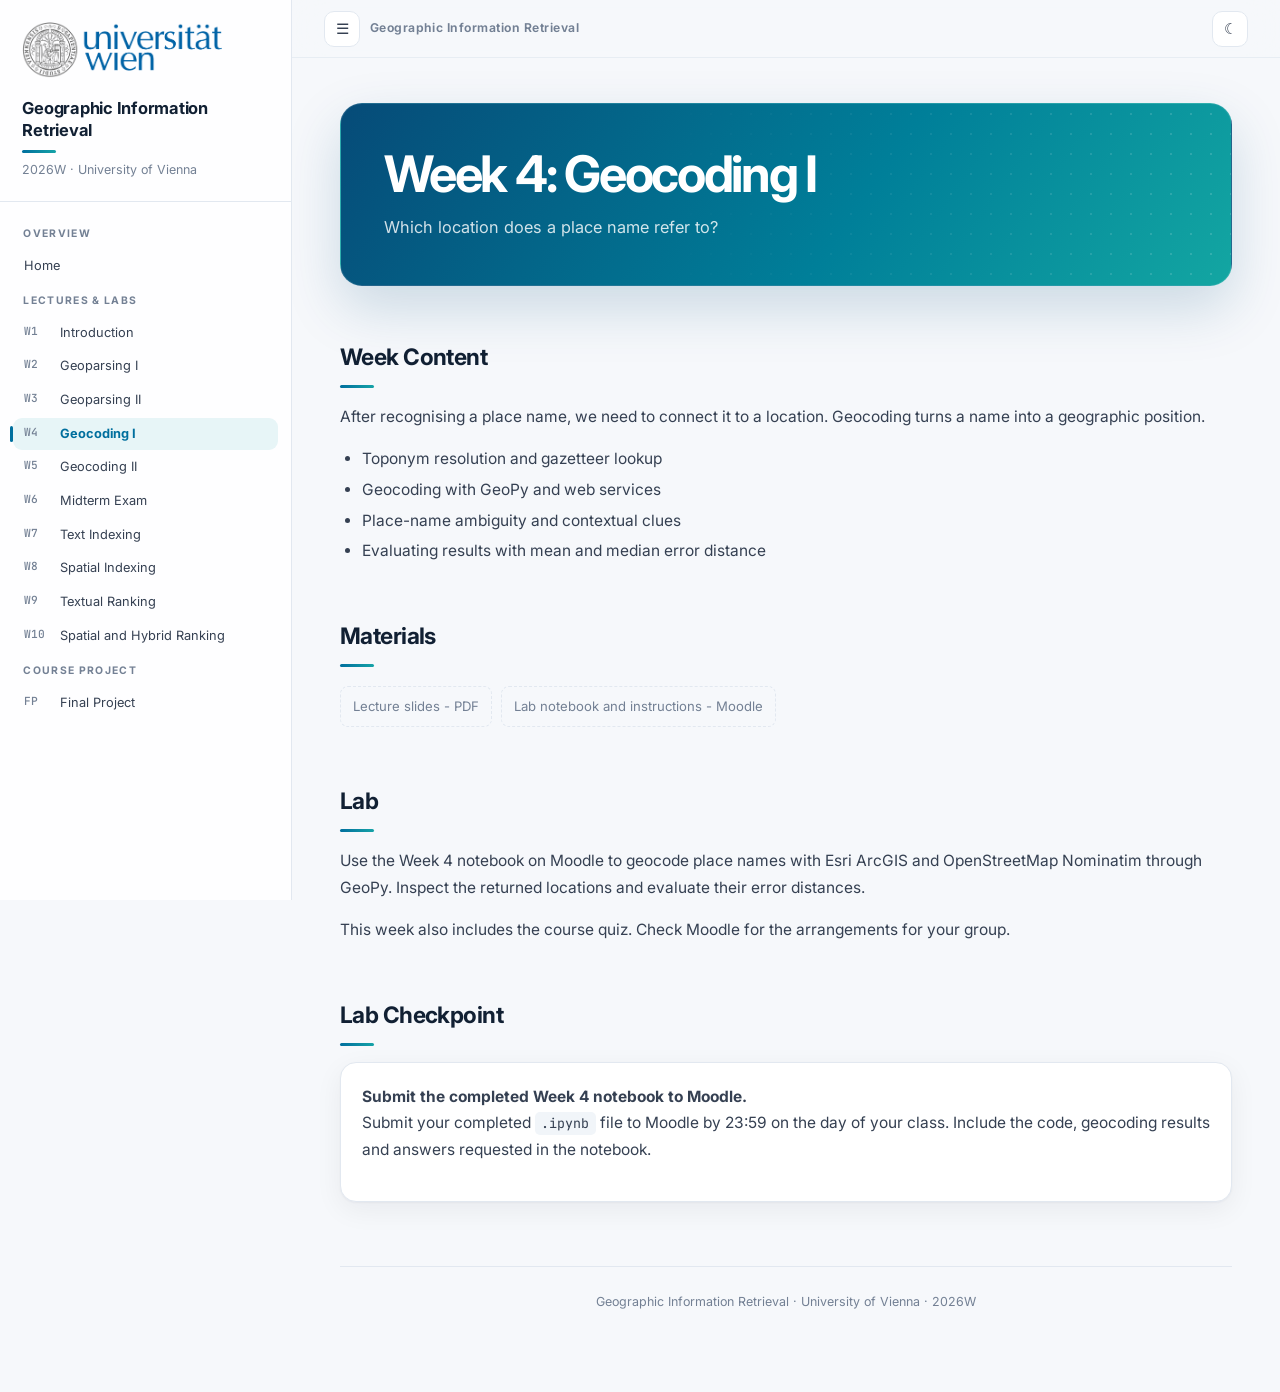
<file: week4.html>
<!doctype html>
<html lang="en">
<head>
  <meta charset="utf-8">
  <meta name="viewport" content="width=device-width,initial-scale=1">
  <meta name="description" content="After recognising a place name, we need to connect it to a location. Geocoding turns a name into a geographic position.">
  <title>Week 4: Geocoding I &middot; GIR 2026W</title>
  <link rel="stylesheet" href="style.css">
</head>
<body data-week="4">
  <main class="main">
    <div class="content">
      <header class="hero">
        <h1>Week 4: Geocoding I</h1>
        <p>Which location does a place name refer to?</p>
      </header>

      <h2>Week Content</h2>
      <p>After recognising a place name, we need to connect it to a location. Geocoding turns a name into a geographic position.</p>
      <ul>
        <li>Toponym resolution and gazetteer lookup</li>
        <li>Geocoding with GeoPy and web services</li>
        <li>Place-name ambiguity and contextual clues</li>
        <li>Evaluating results with mean and median error distance</li>
      </ul>

      <h2>Materials</h2>
      <div>
        <a class="resource" href="slides/Lecture%204%20-%20Geocoding%20I%20-%20GIR%20-%202026.pdf">Lecture slides - PDF</a>
        <a class="resource" href="https://moodle.univie.ac.at/" target="_blank" rel="noopener">Lab notebook and instructions - Moodle</a>
      </div>

      <h2>Lab</h2>
      <p>Use the Week 4 notebook on Moodle to geocode place names with Esri ArcGIS and OpenStreetMap Nominatim through GeoPy. Inspect the returned locations and evaluate their error distances.</p>
      <p>This week also includes the course quiz. Check Moodle for the arrangements for your group.</p>

      <h2>Lab Checkpoint</h2>
      <div class="callout">
        <strong>Submit the completed Week 4 notebook to Moodle.</strong>
        <p>Submit your completed <code>.ipynb</code> file to Moodle by 23:59 on the day of your class. Include the code, geocoding results and answers requested in the notebook.</p>
      </div>

      <footer class="footer">Geographic Information Retrieval &middot; University of Vienna &middot; 2026W</footer>
    </div>
  </main>
  <script src="script.js"></script>
</body>
</html>
</file>
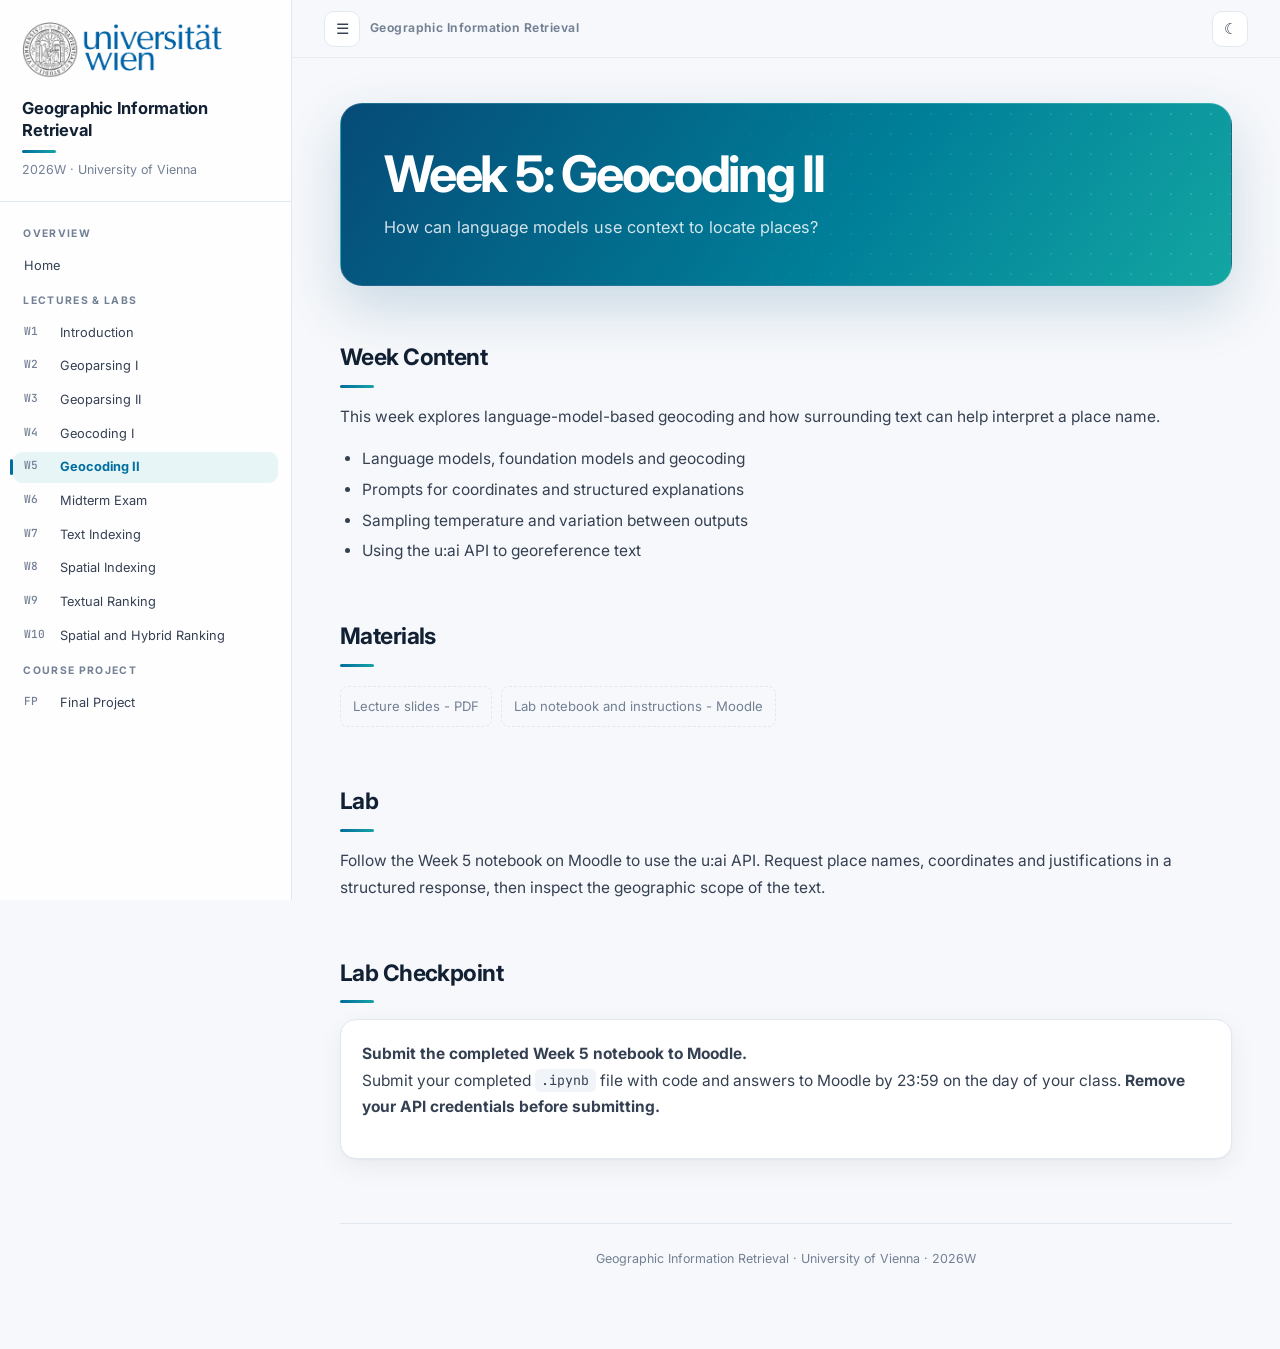
<file: week5.html>
<!doctype html>
<html lang="en">
<head>
  <meta charset="utf-8">
  <meta name="viewport" content="width=device-width,initial-scale=1">
  <meta name="description" content="This week explores language-model-based geocoding and how surrounding text can help interpret a place name.">
  <title>Week 5: Geocoding II &middot; GIR 2026W</title>
  <link rel="stylesheet" href="style.css">
</head>
<body data-week="5">
  <main class="main">
    <div class="content">
      <header class="hero">
        <h1>Week 5: Geocoding II</h1>
        <p>How can language models use context to locate places?</p>
      </header>

      <h2>Week Content</h2>
      <p>This week explores language-model-based geocoding and how surrounding text can help interpret a place name.</p>
      <ul>
        <li>Language models, foundation models and geocoding</li>
        <li>Prompts for coordinates and structured explanations</li>
        <li>Sampling temperature and variation between outputs</li>
        <li>Using the u:ai API to georeference text</li>
      </ul>

      <h2>Materials</h2>
      <div>
        <a class="resource" href="slides/Lecture%205%20-%20Geocoding%20II%20-%20GIR%20-%202026.pdf">Lecture slides - PDF</a>
        <a class="resource" href="https://moodle.univie.ac.at/" target="_blank" rel="noopener">Lab notebook and instructions - Moodle</a>
      </div>

      <h2>Lab</h2>
      <p>Follow the Week 5 notebook on Moodle to use the u:ai API. Request place names, coordinates and justifications in a structured response, then inspect the geographic scope of the text.</p>

      <h2>Lab Checkpoint</h2>
      <div class="callout">
        <strong>Submit the completed Week 5 notebook to Moodle.</strong>
        <p>Submit your completed <code>.ipynb</code> file with code and answers to Moodle by 23:59 on the day of your class. <strong>Remove your API credentials before submitting.</strong></p>
      </div>

      <footer class="footer">Geographic Information Retrieval &middot; University of Vienna &middot; 2026W</footer>
    </div>
  </main>
  <script src="script.js"></script>
</body>
</html>
</file>
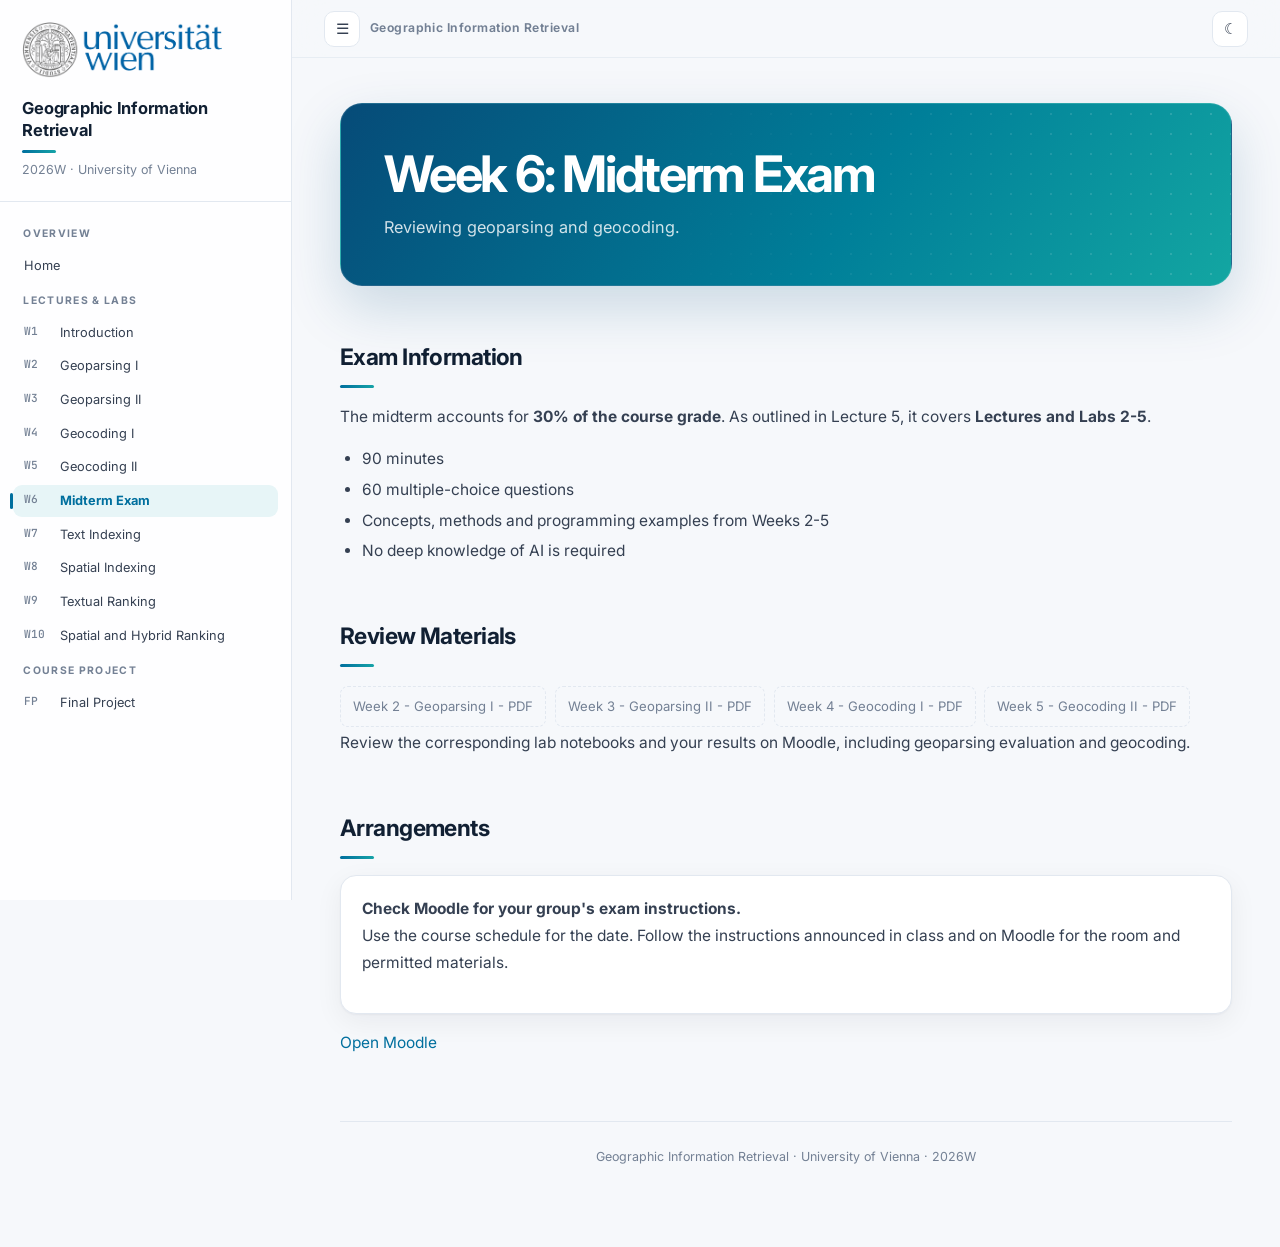
<file: week6.html>
<!doctype html>
<html lang="en">
<head>
  <meta charset="utf-8">
  <meta name="viewport" content="width=device-width,initial-scale=1">
  <meta name="description" content="Week 6 midterm: Lectures and Labs 2-5; 90 minutes and 60 multiple-choice questions.">
  <title>Week 6: Midterm Exam &middot; GIR 2026W</title>
  <link rel="stylesheet" href="style.css">
</head>
<body data-week="6">
  <main class="main">
    <div class="content">
      <header class="hero">
        <h1>Week 6: Midterm Exam</h1>
        <p>Reviewing geoparsing and geocoding.</p>
      </header>

      <h2>Exam Information</h2>
      <p>The midterm accounts for <strong>30% of the course grade</strong>. As outlined in Lecture 5, it covers <strong>Lectures and Labs 2-5</strong>.</p>
      <ul>
        <li>90 minutes</li>
        <li>60 multiple-choice questions</li>
        <li>Concepts, methods and programming examples from Weeks 2-5</li>
        <li>No deep knowledge of AI is required</li>
      </ul>

      <h2>Review Materials</h2>
      <div>
        <a class="resource" href="slides/Lecture%202%20-%20Geoparsing%20I%20-%20GIR%20-%202026.pdf">Week 2 - Geoparsing I - PDF</a>
        <a class="resource" href="slides/Lecture%203%20-%20Geoparsing%20II%20-%20GIR%20-%202026.pdf">Week 3 - Geoparsing II - PDF</a>
        <a class="resource" href="slides/Lecture%204%20-%20Geocoding%20I%20-%20GIR%20-%202026.pdf">Week 4 - Geocoding I - PDF</a>
        <a class="resource" href="slides/Lecture%205%20-%20Geocoding%20II%20-%20GIR%20-%202026.pdf">Week 5 - Geocoding II - PDF</a>
      </div>
      <p>Review the corresponding lab notebooks and your results on Moodle, including geoparsing evaluation and geocoding.</p>

      <h2>Arrangements</h2>
      <div class="callout">
        <strong>Check Moodle for your group's exam instructions.</strong>
        <p>Use the course schedule for the date. Follow the instructions announced in class and on Moodle for the room and permitted materials.</p>
      </div>
      <p><a href="https://moodle.univie.ac.at/" target="_blank" rel="noopener">Open Moodle</a></p>

      <footer class="footer">Geographic Information Retrieval &middot; University of Vienna &middot; 2026W</footer>
    </div>
  </main>
  <script src="script.js"></script>
</body>
</html>
</file>
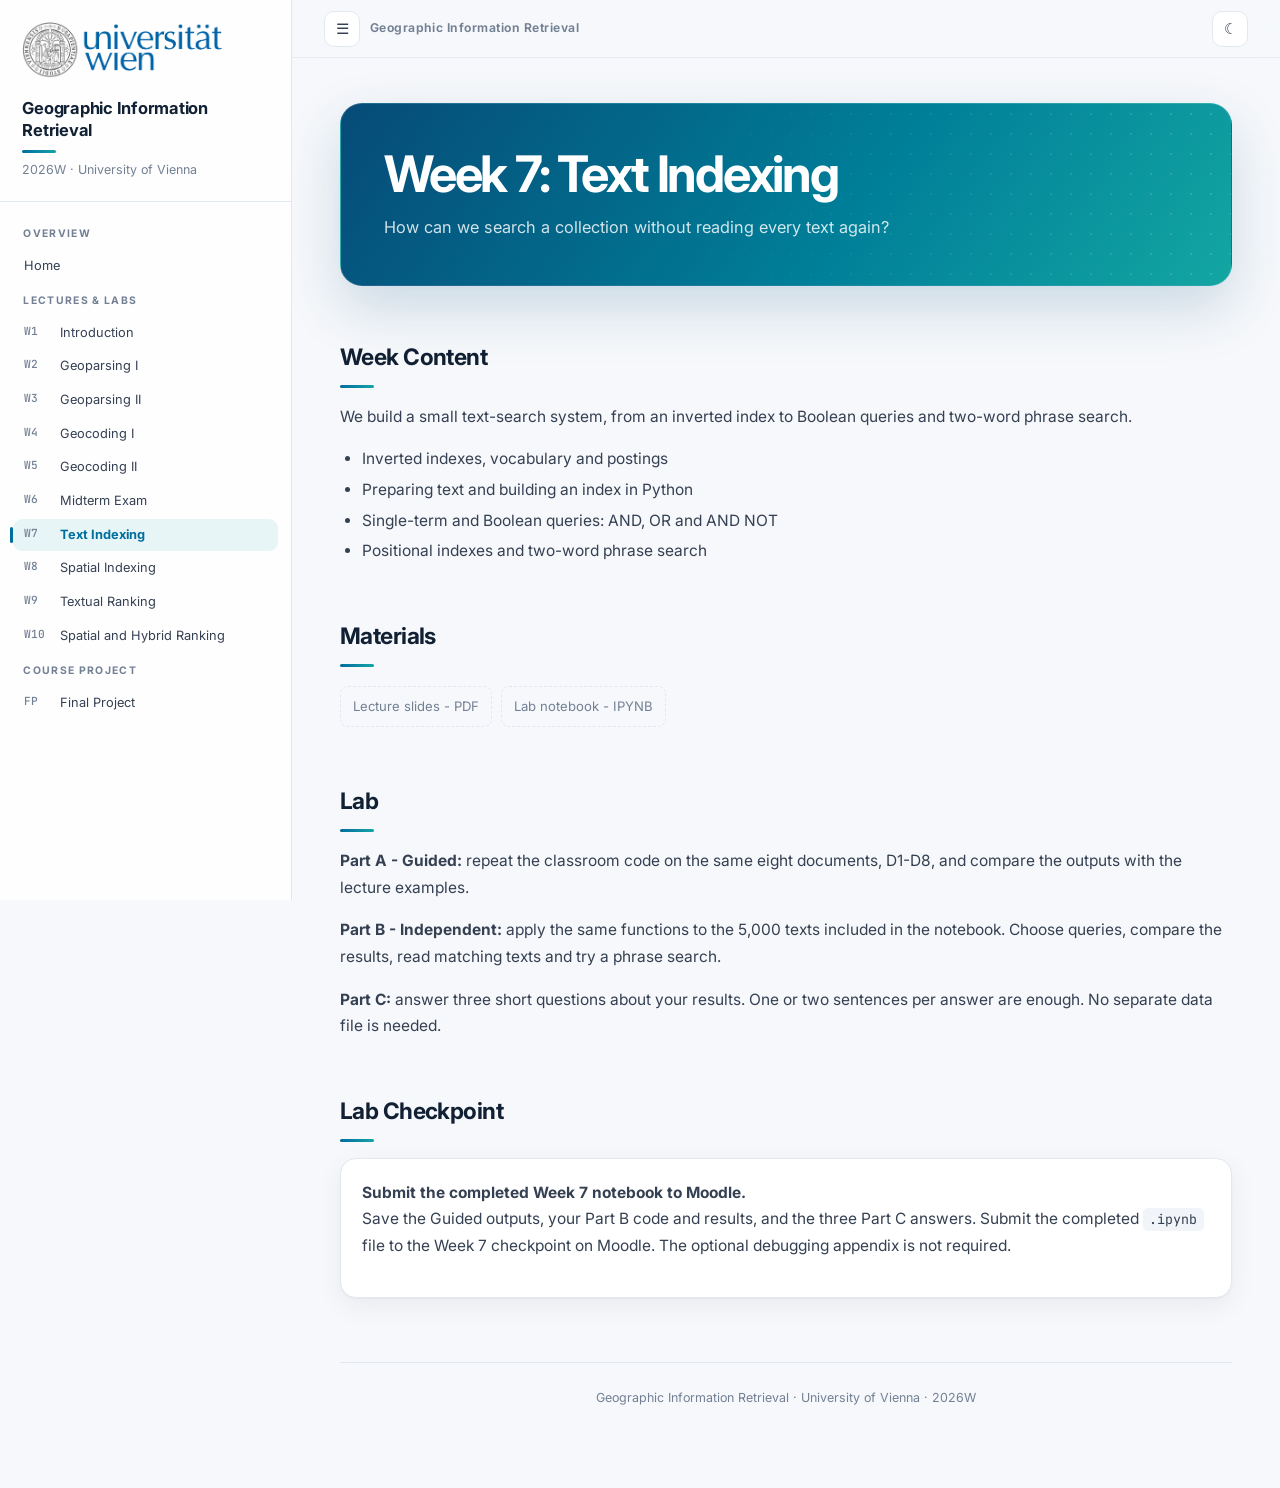
<file: week7.html>
<!doctype html>
<html lang="en">
<head>
  <meta charset="utf-8">
  <meta name="viewport" content="width=device-width,initial-scale=1">
  <meta name="description" content="We build a small text-search system, from an inverted index to Boolean queries and two-word phrase search.">
  <title>Week 7: Text Indexing &middot; GIR 2026W</title>
  <link rel="stylesheet" href="style.css">
</head>
<body data-week="7">
  <main class="main">
    <div class="content">
      <header class="hero">
        <h1>Week 7: Text Indexing</h1>
        <p>How can we search a collection without reading every text again?</p>
      </header>

      <h2>Week Content</h2>
      <p>We build a small text-search system, from an inverted index to Boolean queries and two-word phrase search.</p>
      <ul>
        <li>Inverted indexes, vocabulary and postings</li>
        <li>Preparing text and building an index in Python</li>
        <li>Single-term and Boolean queries: AND, OR and AND NOT</li>
        <li>Positional indexes and two-word phrase search</li>
      </ul>

      <h2>Materials</h2>
      <div>
        <a class="resource" href="slides/Lecture%207%20-%20Text%20Indexing%20-%20GIR%20-%202026.pdf">Lecture slides - PDF</a>
        <a class="resource" href="code/week7/Week7_text_indexing_lab.ipynb" download="lab7_firstName_lastName_gir_2026.ipynb">Lab notebook - IPYNB</a>
      </div>

      <h2>Lab</h2>
      <p><strong>Part A - Guided:</strong> repeat the classroom code on the same eight documents, D1-D8, and compare the outputs with the lecture examples.</p>
      <p><strong>Part B - Independent:</strong> apply the same functions to the 5,000 texts included in the notebook. Choose queries, compare the results, read matching texts and try a phrase search.</p>
      <p><strong>Part C:</strong> answer three short questions about your results. One or two sentences per answer are enough. No separate data file is needed.</p>

      <h2>Lab Checkpoint</h2>
      <div class="callout">
        <strong>Submit the completed Week 7 notebook to Moodle.</strong>
        <p>Save the Guided outputs, your Part B code and results, and the three Part C answers. Submit the completed <code>.ipynb</code> file to the Week 7 checkpoint on Moodle. The optional debugging appendix is not required.</p>
      </div>

      <footer class="footer">Geographic Information Retrieval &middot; University of Vienna &middot; 2026W</footer>
    </div>
  </main>
  <script src="script.js"></script>
</body>
</html>
</file>
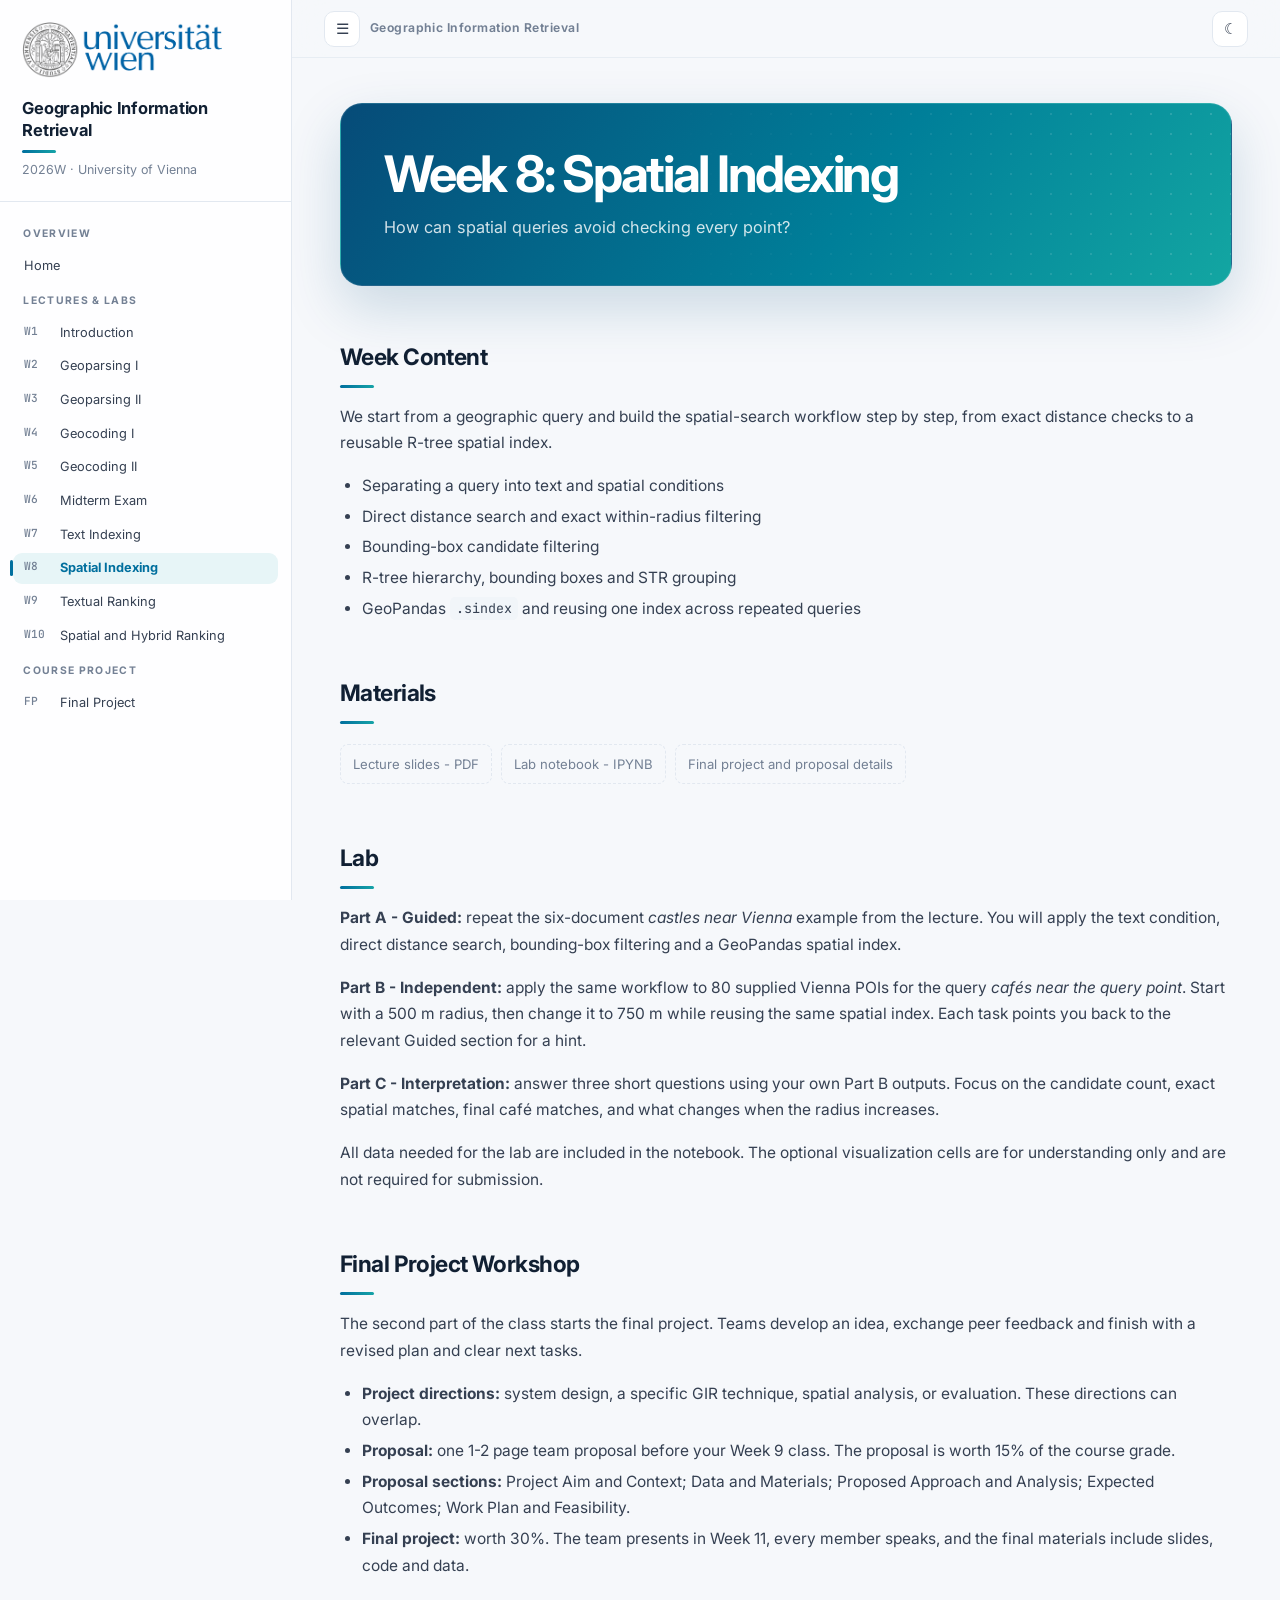
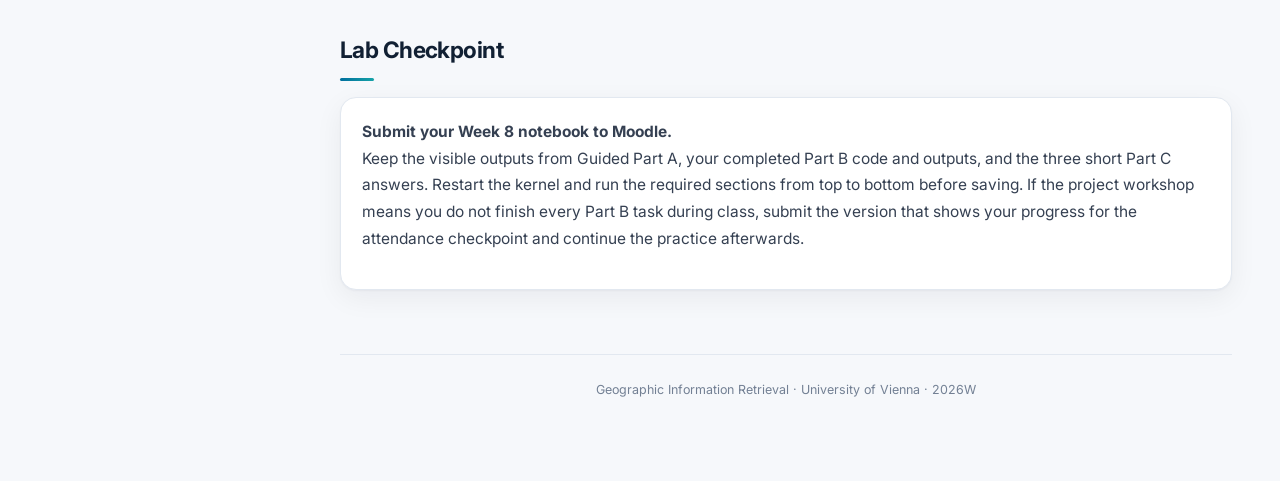
<file: week8.html>
<!doctype html>
<html lang="en">
<head>
  <meta charset="utf-8">
  <meta name="viewport" content="width=device-width,initial-scale=1">
  <meta name="description" content="We turn geographic queries into text and spatial conditions, compare direct distance search, bounding-box filtering and R-tree spatial indexing, and begin the final-project proposal.">
  <title>Week 8: Spatial Indexing &middot; GIR 2026W</title>
  <link rel="stylesheet" href="style.css">
</head>
<body data-week="8">
  <main class="main">
    <div class="content">
      <header class="hero">
        <h1>Week 8: Spatial Indexing</h1>
        <p>How can spatial queries avoid checking every point?</p>
      </header>

      <h2>Week Content</h2>
      <p>We start from a geographic query and build the spatial-search workflow step by step, from exact distance checks to a reusable R-tree spatial index.</p>
      <ul>
        <li>Separating a query into text and spatial conditions</li>
        <li>Direct distance search and exact within-radius filtering</li>
        <li>Bounding-box candidate filtering</li>
        <li>R-tree hierarchy, bounding boxes and STR grouping</li>
        <li>GeoPandas <code>.sindex</code> and reusing one index across repeated queries</li>
      </ul>

      <h2>Materials</h2>
      <div>
        <a class="resource" href="slides/Lecture%208%20-%20Spatial%20Indexing%20-%20GIR%20-%202026.pdf">Lecture slides - PDF</a>
        <a class="resource" href="code/week8/Week8_spatial_indexing_lab.ipynb" download="lab8_firstName_lastName_gir_2026.ipynb">Lab notebook - IPYNB</a>
        <a class="resource" href="final-project.html">Final project and proposal details</a>
      </div>

      <h2>Lab</h2>
      <p><strong>Part A - Guided:</strong> repeat the six-document <em>castles near Vienna</em> example from the lecture. You will apply the text condition, direct distance search, bounding-box filtering and a GeoPandas spatial index.</p>
      <p><strong>Part B - Independent:</strong> apply the same workflow to 80 supplied Vienna POIs for the query <em>caf&eacute;s near the query point</em>. Start with a 500 m radius, then change it to 750 m while reusing the same spatial index. Each task points you back to the relevant Guided section for a hint.</p>
      <p><strong>Part C - Interpretation:</strong> answer three short questions using your own Part B outputs. Focus on the candidate count, exact spatial matches, final caf&eacute; matches, and what changes when the radius increases.</p>
      <p>All data needed for the lab are included in the notebook. The optional visualization cells are for understanding only and are not required for submission.</p>

      <h2>Final Project Workshop</h2>
      <p>The second part of the class starts the final project. Teams develop an idea, exchange peer feedback and finish with a revised plan and clear next tasks.</p>
      <ul>
        <li><strong>Project directions:</strong> system design, a specific GIR technique, spatial analysis, or evaluation. These directions can overlap.</li>
        <li><strong>Proposal:</strong> one 1-2 page team proposal before your Week 9 class. The proposal is worth 15% of the course grade.</li>
        <li><strong>Proposal sections:</strong> Project Aim and Context; Data and Materials; Proposed Approach and Analysis; Expected Outcomes; Work Plan and Feasibility.</li>
        <li><strong>Final project:</strong> worth 30%. The team presents in Week 11, every member speaks, and the final materials include slides, code and data.</li>
      </ul>

      <h2>Lab Checkpoint</h2>
      <div class="callout">
        <strong>Submit your Week 8 notebook to Moodle.</strong>
        <p>Keep the visible outputs from Guided Part A, your completed Part B code and outputs, and the three short Part C answers. Restart the kernel and run the required sections from top to bottom before saving. If the project workshop means you do not finish every Part B task during class, submit the version that shows your progress for the attendance checkpoint and continue the practice afterwards.</p>
      </div>

      <footer class="footer">Geographic Information Retrieval &middot; University of Vienna &middot; 2026W</footer>
    </div>
  </main>
  <script src="script.js"></script>
</body>
</html>
</file>
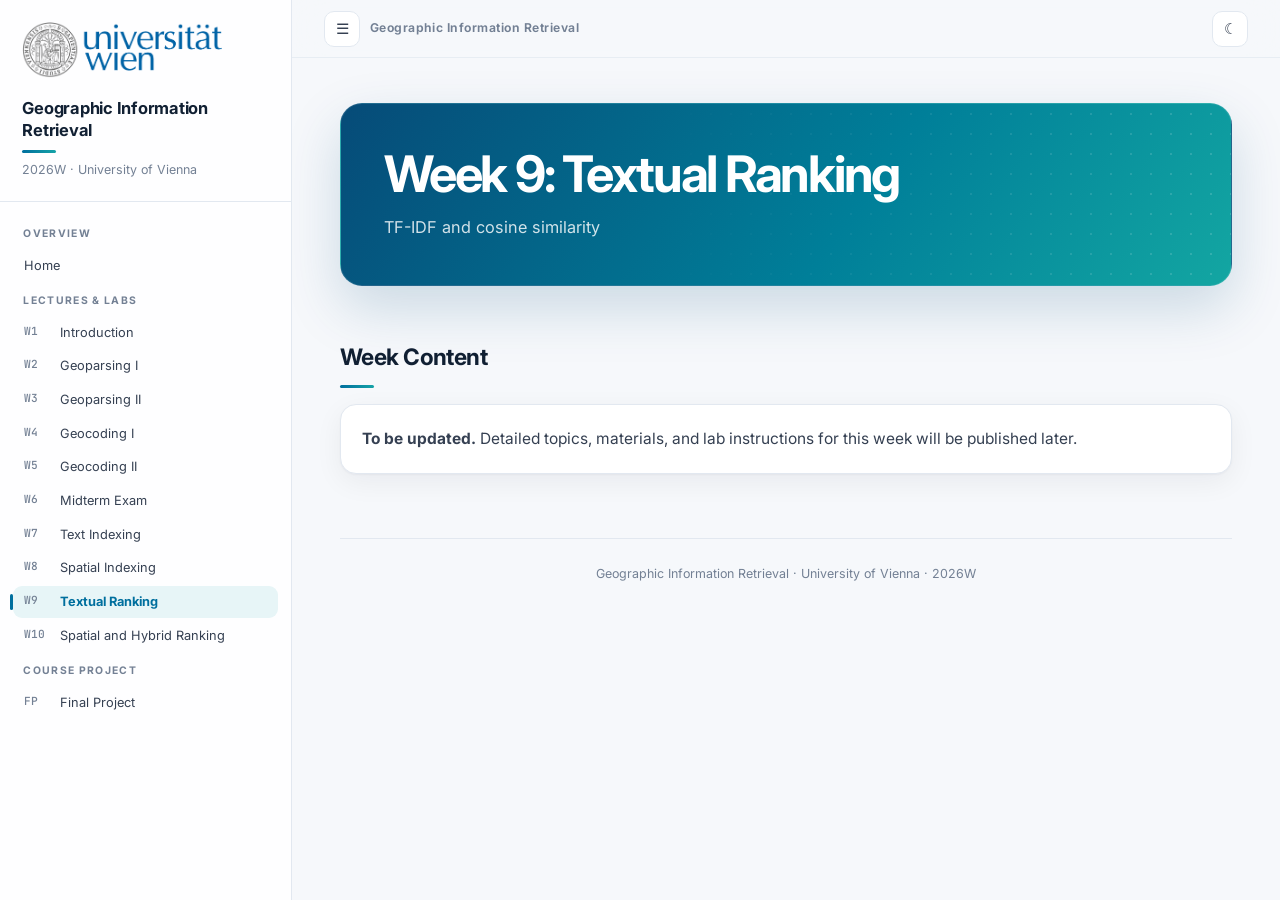
<file: week9.html>
<!doctype html><html lang="en"><head><meta charset="utf-8"><meta name="viewport" content="width=device-width,initial-scale=1"><title>Week 9 · GIR 2026W</title><link rel="stylesheet" href="style.css"></head><body data-week="9"><main class="main"><div class="content"><header class="hero"><h1>Week 9: Textual Ranking</h1><p>TF-IDF and cosine similarity</p></header><h2>Week Content</h2><div class="callout"><strong>To be updated.</strong> Detailed topics, materials, and lab instructions for this week will be published later.</div><footer class="footer"></footer></div></main><script src="script.js"></script></body></html>
</file>
<file: style.css>
@import url('https://fonts.googleapis.com/css2?family=Inter:wght@400;500;600;700&family=JetBrains+Mono:wght@400;500&display=swap');
*,*::before,*::after{box-sizing:border-box}:root{--bg:#f6f8fb;--surface:#fff;--panel:#f1f5f9;--text:#354052;--muted:#738094;--heading:#112033;--border:#e2e8f0;--accent:#006f9e;--accent2:#16a3a7;--soft:#e7f5f7;--sidebar:292px;--shadow:0 1px 2px rgba(15,23,42,.04),0 8px 28px rgba(15,23,42,.06);--radius:16px}
[data-theme="dark"]{--bg:#09111f;--surface:#0f1b2d;--panel:#121f33;--text:#cbd5e1;--muted:#94a3b8;--heading:#f8fafc;--border:#263449;--accent:#67b7e3;--accent2:#45d2dd;--soft:#12314a;--shadow:0 1px 3px rgba(0,0,0,.35)}
html{scroll-behavior:smooth}body{margin:0;min-height:100vh;background:var(--bg);color:var(--text);font:15.5px/1.72 Inter,system-ui,sans-serif;-webkit-font-smoothing:antialiased}a{color:var(--accent);text-decoration:none}a:hover{text-decoration:underline}p{margin:0 0 1rem}ul,ol{padding-left:1.35rem}li{margin:.25rem 0}code{padding:.15rem .4rem;border-radius:5px;background:var(--panel);font-family:'JetBrains Mono',monospace;font-size:.86em}
.sidebar{position:fixed;inset:0 auto 0 0;z-index:20;width:var(--sidebar);overflow-y:auto;padding:1.4rem 0;background:color-mix(in srgb,var(--surface) 94%,var(--soft));border-right:1px solid var(--border);transition:transform .25s ease}.sidebar-header{padding:0 1.4rem 1.3rem;border-bottom:1px solid var(--border)}.sidebar-logo{display:block;max-width:200px;max-height:60px;object-fit:contain;margin-bottom:1.15rem}.eyebrow{color:var(--accent);font-size:.68rem;font-weight:700;letter-spacing:.12em;text-transform:uppercase}.sidebar h2{margin:.35rem 0;color:var(--heading);font-size:1.03rem;line-height:1.35;letter-spacing:-.015em}.semester{color:var(--muted);font-size:.78rem}nav{padding:.9rem .8rem}.nav-title{padding:.55rem .65rem .3rem;color:var(--muted);font-size:.65rem;font-weight:700;letter-spacing:.13em;text-transform:uppercase}.nav-home,.week-nav a{position:relative;display:flex;gap:.55rem;margin:2px 0;padding:.43rem .72rem;border-radius:9px;color:var(--text);font-size:.8rem;line-height:1.4;transition:.18s}.week-nav a span{min-width:1.7rem;color:var(--muted);font:500 .7rem 'JetBrains Mono',monospace}.nav-home:hover,.week-nav a:hover{background:var(--panel);text-decoration:none;transform:translateX(2px)}.nav-home.active,.week-nav a.active{background:var(--soft);color:var(--accent);font-weight:700}.nav-home.active::before,.week-nav a.active::before{position:absolute;left:-3px;top:25%;width:3px;height:50%;border-radius:2px;background:var(--accent);content:''}
.main{min-width:0;margin-left:var(--sidebar)}.topbar{position:sticky;top:0;z-index:10;display:flex;align-items:center;justify-content:flex-end;gap:.6rem;height:58px;padding:.55rem 2rem;border-bottom:1px solid color-mix(in srgb,var(--border) 75%,transparent);background:color-mix(in srgb,var(--bg) 82%,transparent);backdrop-filter:blur(16px)}.topbar-label{margin-right:auto;color:var(--muted);font-size:.76rem;font-weight:650;letter-spacing:.04em}.icon-btn{display:grid;min-width:36px;height:36px;place-items:center;padding:0 .65rem;border:1px solid var(--border);border-radius:10px;background:var(--surface);color:var(--text);cursor:pointer;font-size:.95rem;transition:.18s}.icon-btn:hover{transform:translateY(-1px);border-color:var(--accent)}.menu-toggle{display:none}.content{max-width:1000px;margin:0 auto;padding:2.8rem 3rem 5rem}
.hero{position:relative;overflow:hidden;padding:2.7rem;margin-bottom:1.3rem;border:1px solid rgba(255,255,255,.12);border-radius:22px;background:linear-gradient(125deg,#064b78 0%,#007f99 58%,#13a6a2 100%);box-shadow:0 22px 55px rgba(0,79,120,.18);color:#fff}.hero::after{position:absolute;inset:0;background-image:radial-gradient(rgba(255,255,255,.15) 1px,transparent 1px);background-size:20px 20px;mask-image:linear-gradient(to left,#000,transparent 65%);content:'';pointer-events:none}.hero-copy{position:relative;z-index:2;width:min(640px,73%)}.hero-eyebrow,.hero .eyebrow{display:inline-block;margin-bottom:1.1rem;color:#baf6ef;font-size:.72rem;font-weight:700;letter-spacing:.13em;text-transform:uppercase}.hero h1{position:relative;z-index:2;margin:0 0 .75rem;color:#fff;font-size:clamp(2rem,4.2vw,3.15rem);line-height:1.08;letter-spacing:-.045em}.hero p{position:relative;z-index:2;max-width:650px;margin:0;color:rgba(255,255,255,.82);font-size:1.02rem}.hero-actions{display:flex;flex-wrap:wrap;gap:.7rem;margin-top:1.6rem}.button{display:inline-flex;padding:.62rem .95rem;border:1px solid transparent;border-radius:10px;font-size:.8rem;font-weight:700;transition:.18s}.button:hover{transform:translateY(-1px);text-decoration:none}.button-light{background:#fff;color:#075477;box-shadow:0 8px 20px rgba(0,0,0,.1)}.button-ghost{border-color:rgba(255,255,255,.3);color:#fff;background:rgba(255,255,255,.08)}
.hero-visual{position:absolute;z-index:1;right:3rem;top:50%;width:180px;height:180px;transform:translateY(-50%)}.data-layer{position:absolute;width:90px;height:56px;border:2px solid rgba(255,255,255,.65);border-radius:12px;transform:skewY(-12deg) rotate(-2deg)}.layer-one{left:38px;top:22px;background:rgba(255,255,255,.08)}.layer-two{left:28px;top:60px;background:rgba(186,246,239,.12)}.layer-three{left:18px;top:98px;background:rgba(255,255,255,.08)}.data-node{position:absolute;width:10px;height:10px;border:3px solid #baf6ef;border-radius:50%;background:#087f93}.node-one{left:58px;top:46px}.node-two{right:39px;top:82px}.node-three{left:43px;bottom:23px}
h2{margin:3.2rem 0 1rem;padding:0;color:var(--heading);font-size:1.42rem;letter-spacing:-.025em}h2::after{display:block;width:34px;height:3px;margin-top:.55rem;border-radius:3px;background:linear-gradient(90deg,var(--accent),var(--accent2));content:''}h3{margin:0 0 .35rem;color:var(--heading);font-size:1rem;letter-spacing:-.012em}.quick-facts{display:grid;grid-template-columns:repeat(3,1fr);gap:.75rem;margin:1rem 0 2rem}.fact{padding:.9rem 1rem;border:1px solid var(--border);border-radius:12px;background:var(--surface);box-shadow:0 1px 2px rgba(15,23,42,.03)}.fact strong{display:block;color:var(--heading);font-size:.75rem;letter-spacing:.05em;text-transform:uppercase}.fact span{font-size:.88rem}
.card-grid{display:grid;grid-template-columns:repeat(2,minmax(0,1fr));gap:1rem;margin:1rem 0}.card,.instructor-card,.meta-card,.callout{padding:1.3rem;border:1px solid var(--border);border-radius:var(--radius);background:var(--surface);box-shadow:var(--shadow)}.card{transition:.2s}.card:hover{transform:translateY(-2px);border-color:color-mix(in srgb,var(--accent) 35%,var(--border));box-shadow:0 14px 34px rgba(15,23,42,.09)}.card p,.instructor-card p{margin:0;color:var(--muted);font-size:.88rem}.instructor-card{display:flex;align-items:center;gap:1.2rem}.instructor-card img{width:86px;height:86px;border-radius:50%;object-fit:cover;border:3px solid var(--soft)}
.schedule-wrap{overflow-x:auto;border:1px solid var(--border);border-radius:var(--radius);background:var(--surface);box-shadow:var(--shadow)}table{width:100%;border-collapse:collapse;font-size:.86rem}th,td{padding:.72rem .8rem;border-bottom:1px solid var(--border);text-align:left;vertical-align:top}th{background:var(--panel);color:var(--heading);font-size:.7rem;letter-spacing:.06em;text-transform:uppercase}tbody tr:not(.phase){transition:background .16s}tbody tr:not(.phase):hover{background:color-mix(in srgb,var(--soft) 40%,var(--surface))}.phase td{background:var(--soft);color:var(--accent);font-size:.73rem;font-weight:700;letter-spacing:.06em;text-transform:uppercase}.tag{display:inline-block;padding:.18rem .55rem;border-radius:999px;background:var(--soft);color:var(--accent);font-size:.7rem;font-weight:700}.exam-phase td{border-bottom:1px solid #d7d4ee;background:#f0eff9;color:#55518a}.exam-row{background:color-mix(in srgb,#f7f6fc 90%,var(--surface));box-shadow:inset 0 1px 0 #ebe9f7,inset 0 -1px 0 #ebe9f7}.exam-row td:first-child{border-left:5px solid #6b68a6;color:#55518a;font-weight:800}.exam-row td{padding-top:.9rem;padding-bottom:.9rem;border-bottom-color:#dddaf0}.exam-row a strong{color:#504d83;font-size:.92rem}.tag-exam{border:1px solid #ccc8e8;background:#e7e5f5;color:#504d83;letter-spacing:.06em;text-transform:uppercase}
.grading-bar{display:flex;height:14px;margin:1.2rem 0 1rem;overflow:hidden;border:3px solid var(--surface);border-radius:999px;background:var(--panel);box-shadow:0 2px 10px rgba(15,23,42,.1)}.grading-bar span{height:100%}.bar-participation{width:10%;background:#2f9e7a}.bar-quiz{width:15%;background:#48a9c5}.bar-midterm{width:30%;background:#2f6fb0}.bar-proposal{width:15%;background:#7b61a8}.bar-final-project{width:30%;background:#c06a43}.assessment-grid{display:grid;grid-template-columns:repeat(5,1fr);gap:.75rem;margin-bottom:2rem}.grade-card{position:relative;overflow:hidden;min-height:132px;padding:1.05rem;border:1px solid var(--border);border-radius:13px;background:var(--surface);box-shadow:var(--shadow)}.grade-card::before{position:absolute;inset:0 0 auto;height:4px;content:''}.grade-label{display:block;margin:.15rem 0 .35rem;color:var(--heading);font-size:.78rem;font-weight:700}.grade-card strong{display:block;margin-bottom:.25rem;font-size:1.55rem}.grade-card p{margin:0;color:var(--muted);font-size:.76rem;line-height:1.45}.participation-card::before{background:#2f9e7a}.participation-card strong{color:#247d61}.quiz-card::before{background:#48a9c5}.quiz-card strong{color:#2f819a}.midterm-card::before{background:#2f6fb0}.midterm-card strong{color:#2f6fb0}.proposal-card::before{background:#7b61a8}.proposal-card strong{color:#6a5196}.final-project-card::before{background:#c06a43}.final-project-card strong{color:#a85837}.grading-note,.muted{color:var(--muted);font-size:.84rem}
.tool-grid{display:grid;grid-template-columns:repeat(2,minmax(0,240px));gap:.9rem;margin:1rem 0}.tool-card{display:flex;align-items:center;gap:1rem;padding:1.05rem 1.15rem;border:1px solid var(--border);border-radius:14px;background:var(--surface);box-shadow:var(--shadow)}.tool-icon{flex:0 0 48px;width:48px;height:48px}.python-icon path:first-of-type{fill:#3776ab}.python-icon path:last-of-type{fill:#ffd343}.python-icon circle:first-of-type{fill:#fff}.python-icon circle:last-of-type{fill:#5b4b00}.jupyter-icon circle:first-of-type{fill:none;stroke:#f37626;stroke-width:5;stroke-dasharray:78 35;transform:rotate(-18deg);transform-origin:center}.jupyter-icon circle:not(:first-of-type){fill:#6b7280}.tool-card div{display:grid}.tool-card strong{color:var(--heading)}.tool-card span{color:var(--muted);font-size:.75rem}
.core-question{padding:1rem 1.2rem;margin:1rem 0 2rem;border:1px solid color-mix(in srgb,var(--accent) 20%,var(--border));border-left:4px solid var(--accent);border-radius:0 var(--radius) var(--radius) 0;background:color-mix(in srgb,var(--soft) 70%,var(--surface))}.meta-grid{display:grid;grid-template-columns:repeat(3,1fr);gap:1rem;margin:1rem 0}.meta-card strong{display:block;color:var(--muted);font-size:.72rem;letter-spacing:.05em;text-transform:uppercase}.callout{margin:1rem 0}.resource{display:inline-block;margin:.2rem .3rem .2rem 0;padding:.5rem .75rem;border:1px dashed var(--border);border-radius:8px;color:var(--muted);font-size:.82rem}.footer{margin-top:4rem;padding-top:1.5rem;border-top:1px solid var(--border);color:var(--muted);text-align:center;font-size:.78rem}.backdrop{display:none}
[data-theme="dark"] .exam-phase td{border-color:#46446c;background:#25243d;color:#b9b5e5}[data-theme="dark"] .exam-row{background:color-mix(in srgb,#211f37 80%,var(--surface));box-shadow:inset 0 1px 0 #3b395c,inset 0 -1px 0 #3b395c}[data-theme="dark"] .exam-row td{border-bottom-color:#454269}[data-theme="dark"] .exam-row a strong,[data-theme="dark"] .exam-row td:first-child{color:#c0bce8}[data-theme="dark"] .tag-exam{border-color:#55517e;background:#32304e;color:#cbc7ef}
@media(max-width:800px){.sidebar{transform:translateX(-100%)}.sidebar.open{transform:none}.main{margin-left:0}.menu-toggle{display:grid;margin-right:auto}.topbar-label{display:none}.content{padding:1.4rem 1rem 3rem}.hero{padding:1.8rem;border-radius:16px}.hero-copy{width:100%}.hero-visual{display:none}.quick-facts,.assessment-grid{grid-template-columns:repeat(2,1fr)}.card-grid,.meta-grid{grid-template-columns:1fr}.tool-grid{grid-template-columns:repeat(2,1fr)}.backdrop.show{display:block;position:fixed;inset:0;z-index:15;background:rgba(0,0,0,.5)}}
@media(max-width:430px){.quick-facts,.assessment-grid,.tool-grid{grid-template-columns:1fr}}
/* GIR shell compatibility */
nav .nav-section a{position:relative;display:block;margin:2px 0;padding:.43rem .72rem;border-radius:9px;color:var(--text);font-size:.8rem;line-height:1.4;transition:.18s}nav .nav-section a:hover{background:var(--panel);text-decoration:none;transform:translateX(2px)}nav .nav-section a.active{background:var(--soft);color:var(--accent);font-weight:700}nav .nav-section a.active::before{position:absolute;left:-3px;top:25%;width:3px;height:50%;border-radius:2px;background:var(--accent);content:''}.nav-section-title{padding:.55rem .65rem .3rem;color:var(--muted);font-size:.65rem;font-weight:700;letter-spacing:.13em;text-transform:uppercase}.course-id{color:var(--accent);font-size:.68rem;font-weight:700;letter-spacing:.12em;text-transform:uppercase}.icon-button{display:grid;min-width:36px;height:36px;place-items:center;padding:0 .65rem;border:1px solid var(--border);border-radius:10px;background:var(--surface);color:var(--text);cursor:pointer;font-size:.95rem}.orbit{position:absolute;border:1px solid rgba(255,255,255,.3);border-radius:50%}.orbit-one{inset:12px}.orbit-two{inset:42px;border-style:dashed}.map-pin{position:absolute;left:73px;top:50px;width:35px;height:35px;border:8px solid #fff;border-radius:50% 50% 50% 0;transform:rotate(-45deg)}.map-pin::after{position:absolute;left:6px;top:6px;width:7px;height:7px;border-radius:50%;background:#0b8e9d;content:''}.search-ring{position:absolute;right:9px;bottom:20px;width:38px;height:38px;border:5px solid #baf6ef;border-radius:50%}.search-ring::after{position:absolute;right:-15px;bottom:-10px;width:20px;height:5px;border-radius:4px;background:#baf6ef;transform:rotate(45deg);content:''}.reading-list{display:grid;gap:.9rem;margin:1rem 0;padding-left:1.45rem}.reading-access{display:inline-block;margin-left:.35rem;padding:.12rem .45rem;border-radius:6px;background:var(--soft);font-size:.72rem;font-weight:650;white-space:nowrap}

/* Weekly schedule: two teaching groups */
.schedule-wrap table{min-width:760px}.schedule-wrap th:nth-child(1){width:11%}.schedule-wrap th:nth-child(2),.schedule-wrap th:nth-child(3){width:14%}.schedule-wrap th:nth-child(4){width:47%}.schedule-wrap th:nth-child(5){width:14%}.schedule-wrap td{vertical-align:middle}.schedule-wrap td a{color:var(--text);text-decoration:none}.schedule-wrap td a:hover{color:var(--accent)}.schedule-accent{color:var(--accent);font-weight:800}.schedule-highlight td{color:var(--accent);font-weight:800}.schedule-highlight td a{color:var(--accent);font-weight:800}.no-makeup{margin:.8rem .2rem 0;text-align:right;color:#c81919;font-size:1.05rem;font-style:italic;font-weight:650}
[data-theme="dark"] .schedule-highlight td,[data-theme="dark"] .schedule-highlight td a,[data-theme="dark"] .schedule-accent{color:#67b7e3}

/* Sidebar final-project navigation */
.nav-project-title{margin-top:.65rem}.nav-project{display:grid;grid-template-columns:auto 1fr;grid-template-rows:auto auto;column-gap:.7rem;align-items:center;margin:.25rem 0;padding:.8rem .75rem;border:1px solid color-mix(in srgb,var(--accent) 18%,var(--border));border-radius:12px;background:linear-gradient(135deg,color-mix(in srgb,var(--soft) 85%,var(--surface)),var(--surface));color:var(--heading);box-shadow:0 4px 14px rgba(15,23,42,.04);transition:.18s}.nav-project:hover{transform:translateY(-1px);border-color:color-mix(in srgb,var(--accent) 45%,var(--border));text-decoration:none;box-shadow:0 8px 20px rgba(15,23,42,.07)}.nav-project.active{border-color:var(--accent);background:var(--soft)}.nav-project-kicker{grid-row:1 / 3;display:grid;width:38px;height:38px;place-items:center;border-radius:10px;background:var(--accent);color:#fff;font:700 .72rem 'JetBrains Mono',monospace}.nav-project strong{font-size:.88rem}.nav-project small{color:var(--muted);font-size:.68rem;line-height:1.2}
.final-project-timeline{display:grid;grid-template-columns:repeat(3,1fr);gap:.9rem;margin:1rem 0}.timeline-card{padding:1.1rem;border:1px solid var(--border);border-radius:14px;background:var(--surface);box-shadow:var(--shadow)}.timeline-card span{display:block;margin-bottom:.25rem;color:var(--accent);font-size:.72rem;font-weight:800;letter-spacing:.06em;text-transform:uppercase}.timeline-card strong{display:block;margin-bottom:.35rem;color:var(--heading)}.timeline-card p{margin:0;color:var(--muted);font-size:.82rem}
@media(max-width:800px){.final-project-timeline{grid-template-columns:1fr}}
</file>
